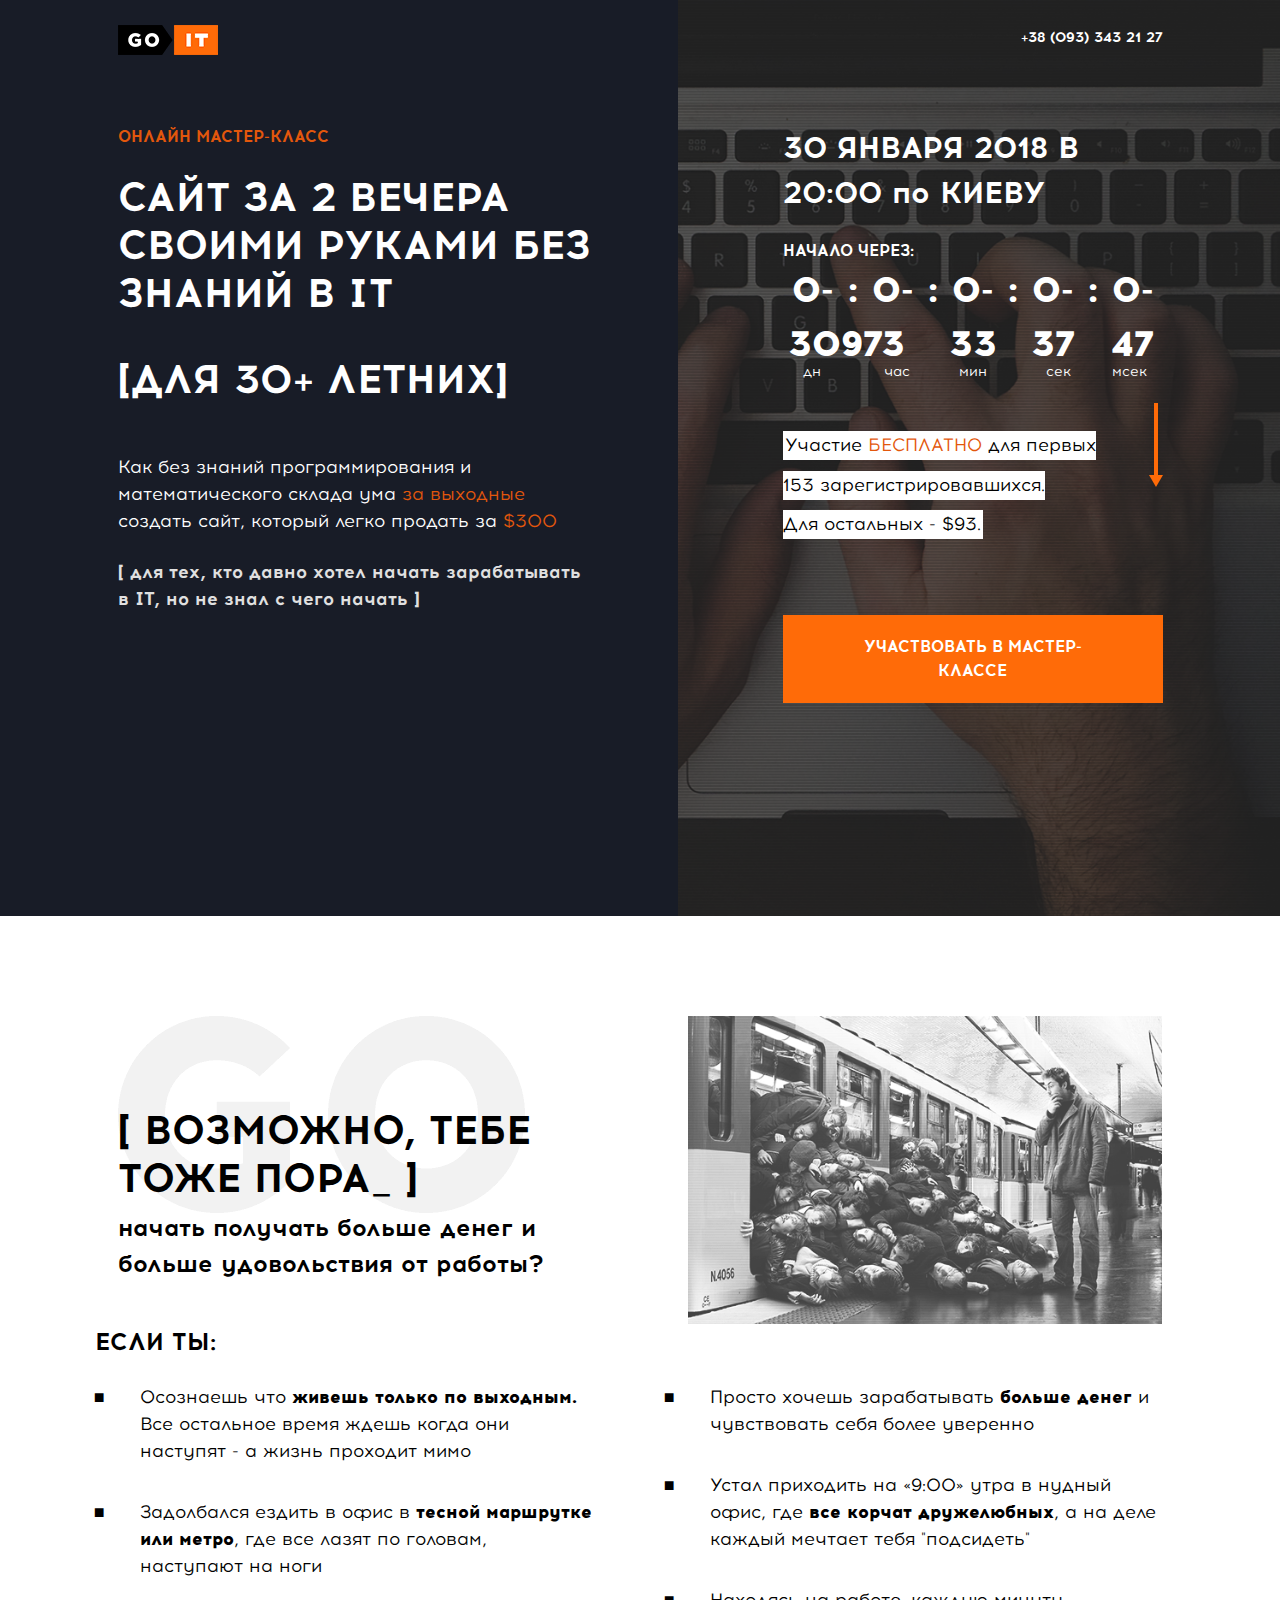
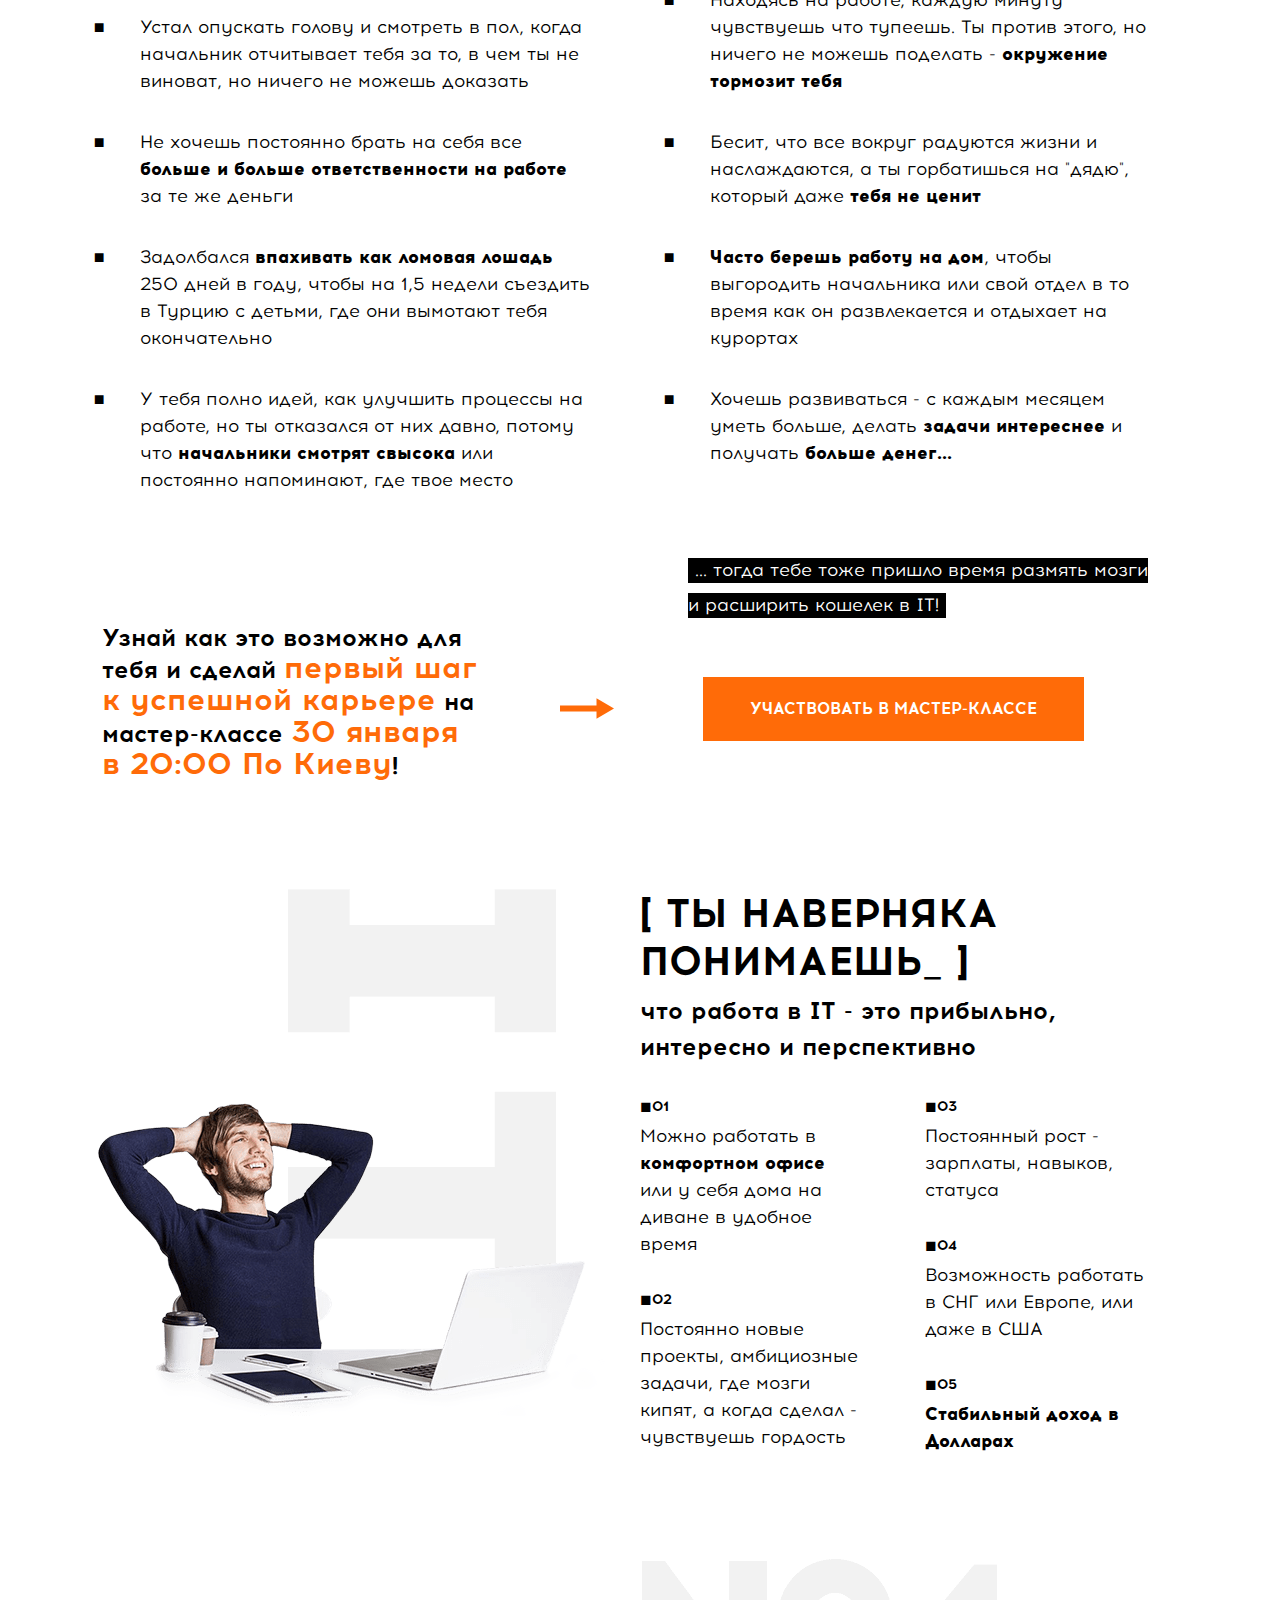
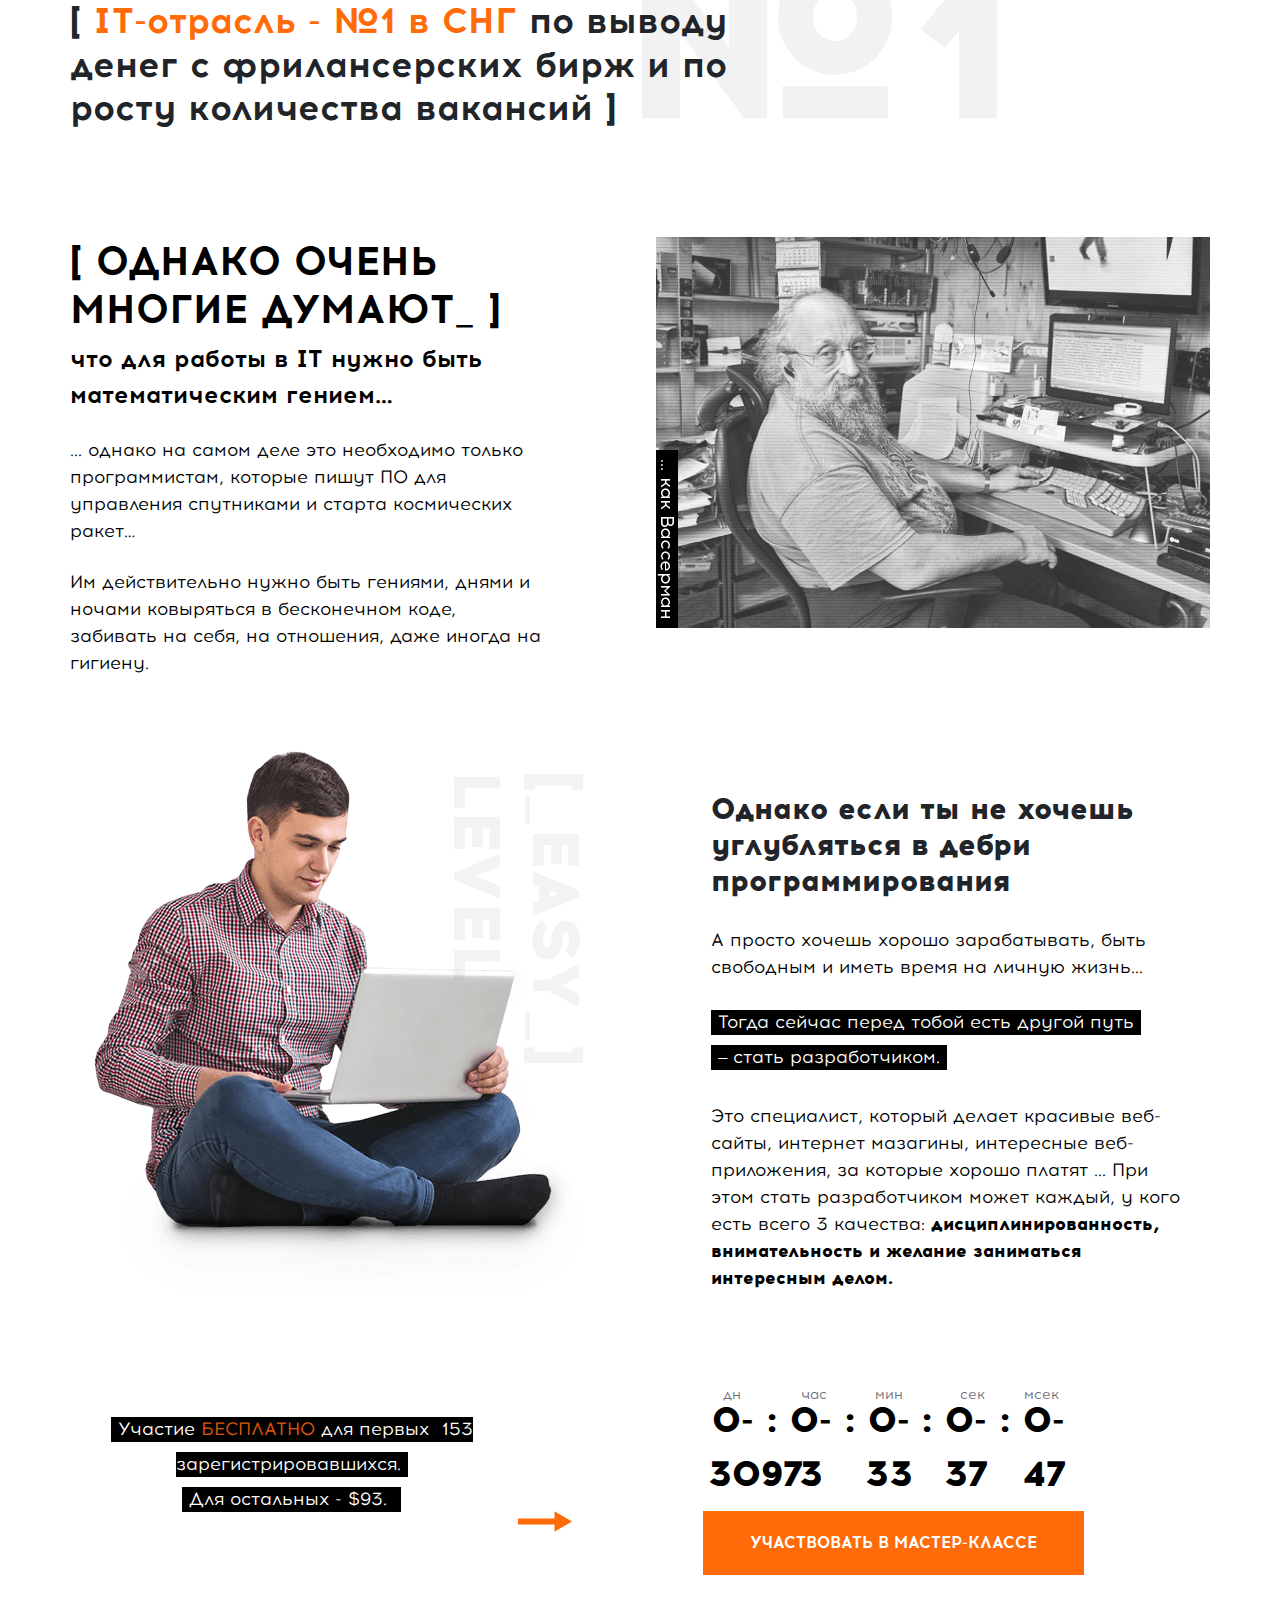
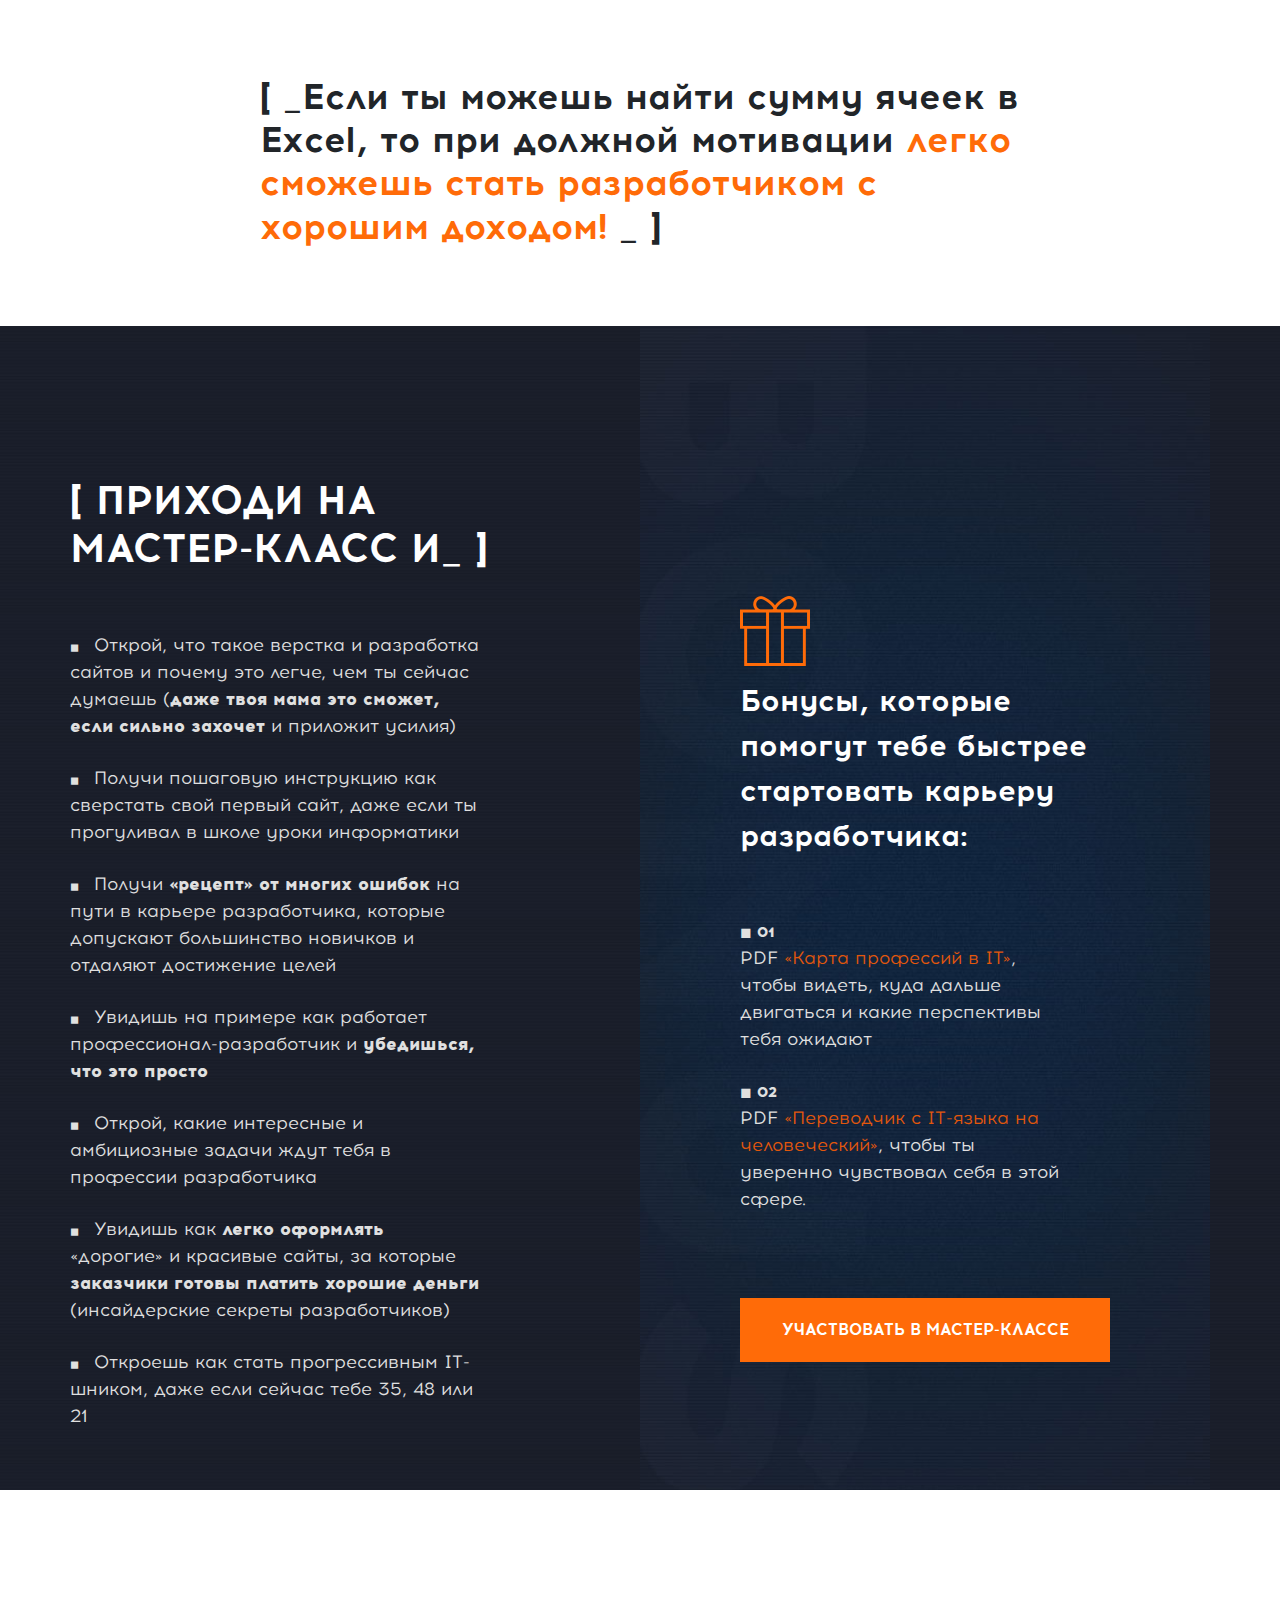
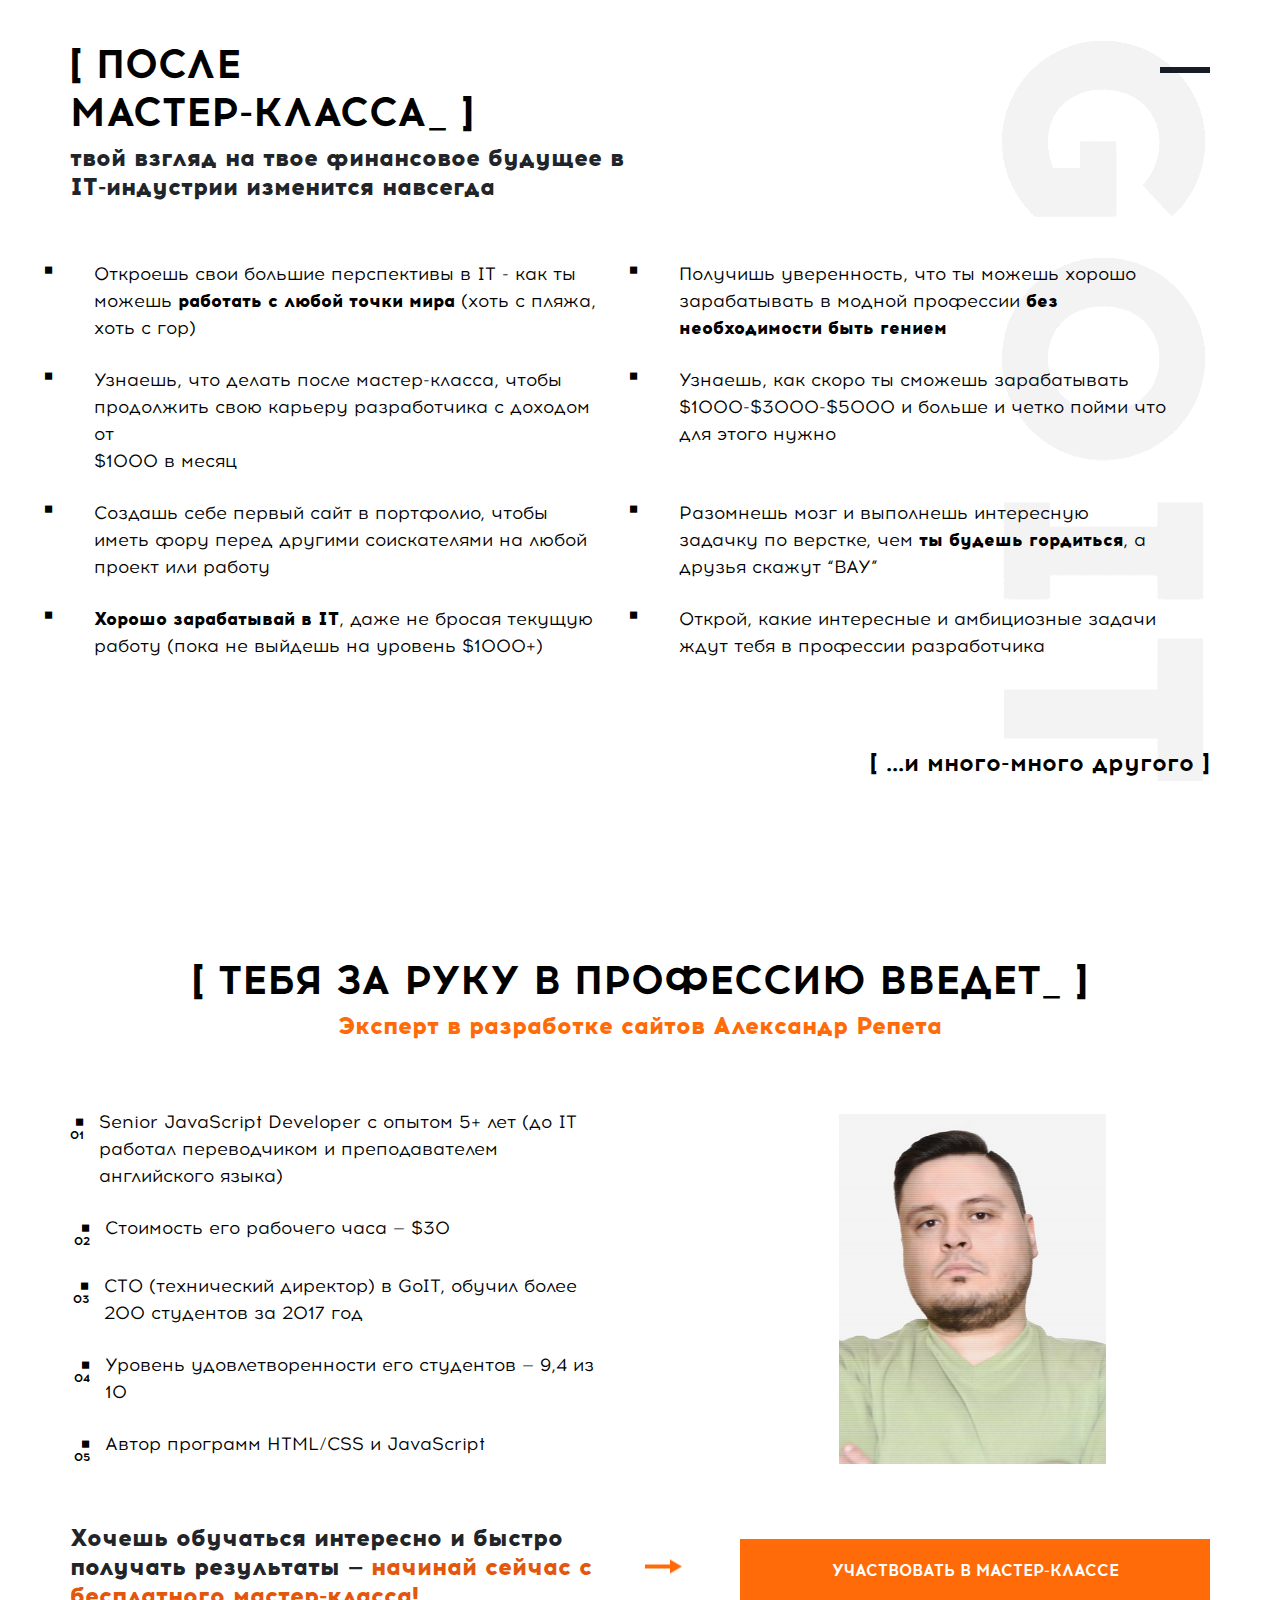
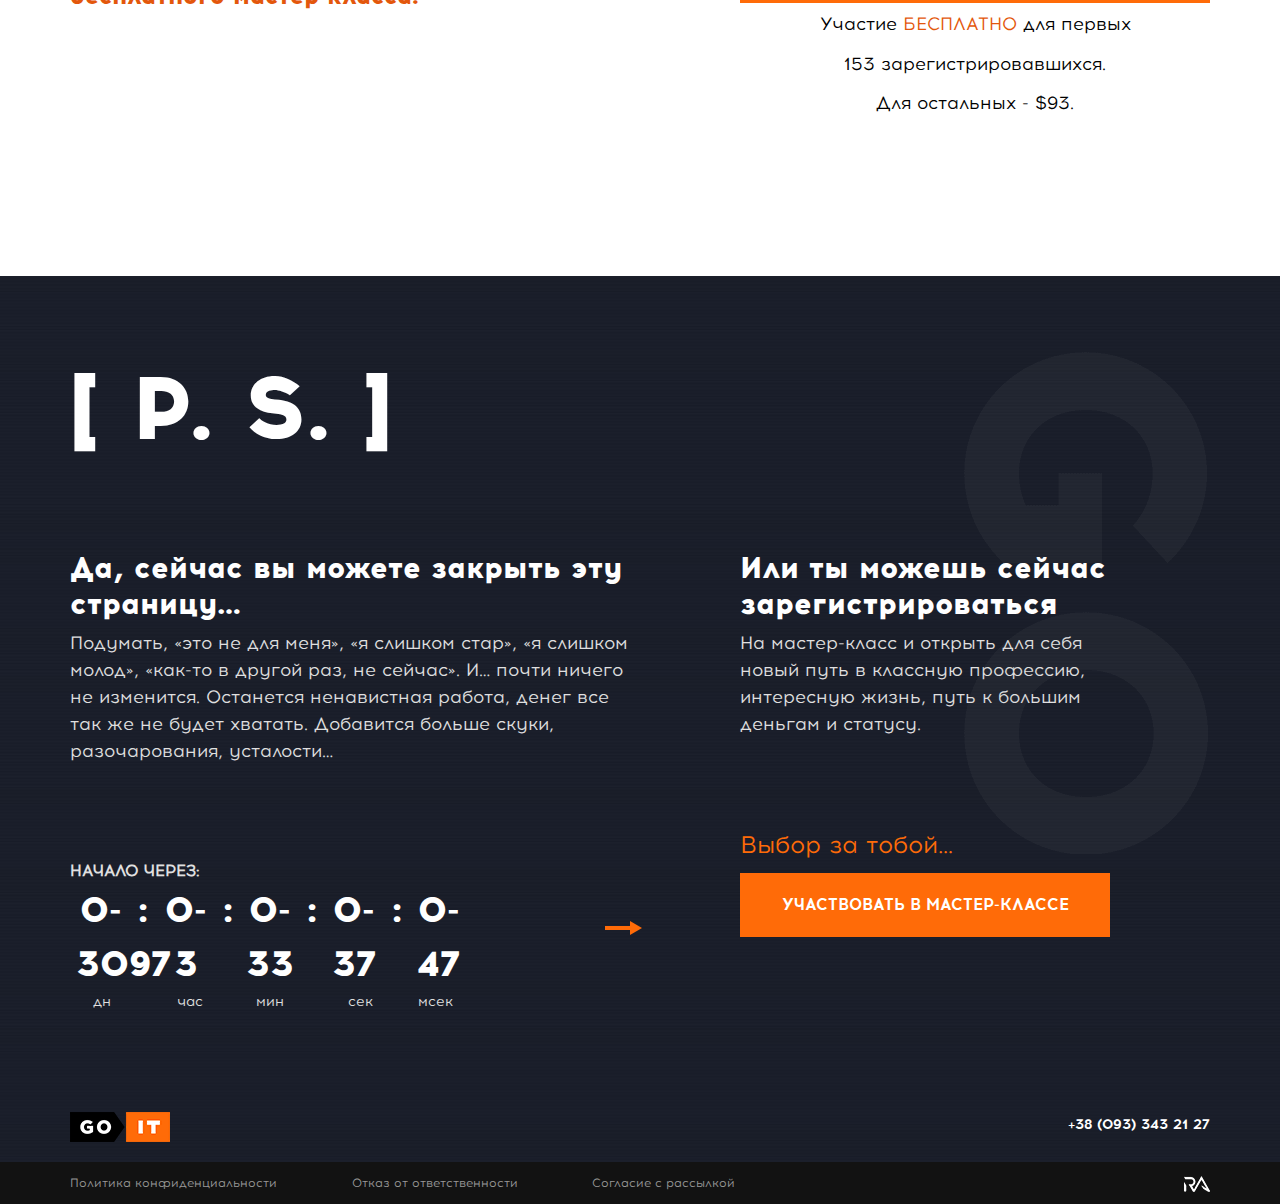
<file: index.html>
<!DOCTYPE html>
<html lang="ru">
<head>
    <meta charset="UTF-8">
    <meta name="viewport" content="width=device-width">
    <meta http-equiv="X-UA-Compatible" content="ie=edge">
    <title>GoIT</title>
    <link rel="shortcut icon" href="img/favicon.png" type="image/png">
    <!--<link rel="stylesheet" href="https://maxcdn.bootstrapcdn.com/bootstrap/4.0.0-beta.3/css/bootstrap.min.css" integrity="sha384-Zug+QiDoJOrZ5t4lssLdxGhVrurbmBWopoEl+M6BdEfwnCJZtKxi1KgxUyJq13dy" crossorigin="anonymous">-->
    <link rel="stylesheet" href="css/bootstrap.min.css">
    <link rel="stylesheet" href="css/style.css">
</head>
<body>
<header class="header">
    <div class="container">
        <div class="row no-gutters header__row justify-content-around">
            <div class="col-5 col-md-7">
                <a href="http://fe.new.goit.ua/" class="logo"  target="_blank"><img src="img/Logo.png" alt="Logo" class="img-logo"></a>
            </div>
            <div class="col-7 col-md-3  text-right">
                <a href="tel:" class="phone-number">+38 (093) 343 21 27</a>
            </div>
        </div>
        <div class="row no-gutters justify-content-around">
            <div class="col-md-12 col-lg-5">
                <div class="header__item">
                    <p class="text-orange">ОНЛАЙН МАСТЕР-КЛАСС</p>
                    <h2 class="text-white-huge text-white-huge__margin">САЙТ ЗА 2 ВЕЧЕРА СВОИМИ РУКАМИ БЕЗ ЗНАНИЙ В IT</h2>
                    <p class="text-white-huge text-inline">[ДЛЯ 30+ ЛЕТНИХ]</p>
                </div>
                <div class="header__item header__item--third">
                    <p class="text-white ">Как без знаний программирования и математического склада ума <span>за выходные</span> создать сайт, который легко продать за <span>$300</span></p>
                    <p class="text-color-unique">[ для тех, кто давно хотел начать зарабатывать в IT, но не знал с чего начать ]</p>
                </div>
            </div>
            <div class="col-lg-4 col-md-8 offset-lg-1 offset-md-0">
                <div class="header__item">
                    <p class="text-white-smaller">30 ЯНВАРЯ 2018 В 20:00 по КИЕВУ</p>
                    <p class="text-white__small">НАЧАЛО ЧЕРЕЗ:</p>
                    <div class="timer-value">
                        <p class="text-white-timer">
                            <span class="days">00</span>:<span class="hours">00</span>:<span class="minutes">00</span>:<span class="sec">00</span>:<span class="msec"></span></p>
                    </div>
                    <div class="timer-top timer-bottom">
                        <p class="text-small-silver day">дн</p>
                        <p class="text-small-silver">час</p>
                        <p class="text-small-silver">мин</p>
                        <p class="text-small-silver seconds">сек</p>
                        <p class="text-small-silver seconds">мсек</p>
                    </div>
                    <span class="bgc-white">Участие <span>БЕСПЛАТНО</span> для первых <br> 153 зарегистрировавшихся.<br> Для остальных - $93.</span><br>
                    <img src="img/arrowdown.png" alt="Error" class="arrow-down">
                    <div class="butt d-flex justify-content-flexstart">
                        <button type="button" class="button-head button-head__margin" data-toggle="modal" data-target="#modal_4">УЧАСТВОВАТЬ В МАСТЕР-КЛАССЕ</button>
                    </div>
                </div>
                <br>
            </div>
        </div>
    </div>
</header>
<main class="wrapper-main">
    <section class="first-section__one">
        <div class="container">
            <div class="row wrapper-main__first no-gutters justify-content-around">
                <div class="col-lg-5 col-md-12">
                    <div class="text-go">
                        <h3 class="text-black-huge">[ ВОЗМОЖНО, ТЕБЕ ТОЖЕ ПОРА_ ]</h3>
                        <p class="text-black">начать получать больше денег и больше удовольствия от работы?</p>
                    </div>
                </div>
                <div class="col-lg-5 d-none d-lg-block">
                    <img src="img/Img.png" alt="Error" class="img-main img-fluid img-center">
                </div>
                <div class="col-12">
                    <p class="text-black-smaller text-black-smaller__margin">
                        ЕСЛИ ТЫ:
                    </p>
                </div>
                <div class="col-12 col-sm-5">
                    <ul class="list-left">
                        <li>Осознаешь что <b>живешь только по выходным.</b> Все остальное время ждешь когда они наступят - а жизнь проходит мимо</li>
                        <li>Задолбался ездить в офис в <b>тесной маршрутке или метро</b>, где все лазят по головам, наступают на ноги</li>
                        <li>Устал опускать голову и смотреть в пол, когда начальник отчитывает тебя за то, в чем ты не виноват, но ничего не можешь доказать</li>
                        <li>Не хочешь постоянно брать на себя все <b>больше и больше ответственности на работе</b> за те же деньги</li>
                        <li>Задолбался <b>впахивать как ломовая лошадь</b> 250 дней в году, чтобы на 1,5 недели съездить в Турцию с детьми, где они вымотают тебя окончательно</li>
                        <li>У тебя полно идей, как улучшить процессы на работе, но ты отказался от них давно, потому что <b>начальники смотрят свысока</b> или постоянно напоминают, где твое место</li>
                    </ul>
                </div>
                <div class="col-12 col-sm-5">
                    <ul class="list-right">
                        <li>Просто хочешь зарабатывать <b>больше денег</b> и чувствовать себя более уверенно</li>
                        <li>Устал приходить на &#171;9:00&#187; утра в нудный офис, где <b>все корчат дружелюбных</b>, а на деле каждый мечтает тебя "подсидеть"</li>
                        <li>Находясь на работе, каждую минуту чувствуешь что тупеешь. Ты против этого, но ничего не можешь поделать - <b>окружение тормозит тебя</b></li>
                        <li>Бесит, что все вокруг радуются жизни и наслаждаются, а ты горбатишься на "дядю", который даже <b>тебя не ценит</b></li>
                        <li><b>Часто берешь работу на дом</b>, чтобы выгородить начальника или свой отдел в то время как он развлекается и отдыхает на курортах</li>
                        <li>Хочешь развиваться - с каждым месяцем уметь больше, делать <b>задачи интереснее</b> и получать <b>больше денег...</b></li>
                    </ul>
                    <div class="bgc-area">
                        <span class="bgc-black bgc-black__lighter"> ... тогда тебе тоже пришло время размять мозги и расширить кошелек в IT! </span>
                    </div>
                </div>
                <div class="col-12 col-md-12 col-lg-4">
                    <div class="text-main__area">
                        <p class="text-main__black">Узнай как это возможно для тебя и сделай <span class="text-main__orange">первый шаг к успешной карьере</span> на мастер-классе <span class="text-main__orange">30 января в 20:00 По Киеву</span>!</p>
                    </div>
                </div>
                <div class="col-1 d-none d-sm-block">
                    <svg xmlns="http://www.w3.org/2000/svg" viewBox="0 0 36.99 14" class="img-svg img-right"><defs><style>.cls-1{fill:#ff6b08;fill-rule:evenodd;}</style></defs><title>arrow_right</title><g id="Слой_2" data-name="Слой 2"><g id="Слой_1-2" data-name="Слой 1"><polygon class="cls-1" points="36.99 7 25.01 0 25.01 4.99 0 4.99 0 8.99 25.01 8.99 25.01 14 36.99 7"/></g></g></svg>
                </div>
                <div class="col-12 col-md-12 col-lg-5">
                    <div class="button-wrapper">
                        <button type="button" class="button-head button-link" data-toggle="modal" data-target="#modal_4">УЧАСТВОВАТЬ В МАСТЕР-КЛАССЕ</button>
                    </div>  
                </div>
            </div>
        </div>
    </section>
    <section class="first-section__two">
        <div class="container">
            <div class="row no-gutters justify-content-around">
                <div class="col-md-6 d-none d-md-block">
                    <img src="img/Img_2.png" alt="Error" class="img-fluid img-center">
                </div>
                <div class="col-md-6 col-xs-12">
                    <h3 class="text-black-huge">[ ТЫ НАВЕРНЯКА <br> ПОНИМАЕШЬ_ ]</h3>
                    <p class="text-black">что работа в IT - это прибыльно, <br> интересно и перспективно</p>
                    <ul class="list-second">
                        <li>Можно работать в <br> <b>комфортном офисе</b><br> или у себя дома на <br> диване в удобное <br> время</li>
                        <li>Постоянно новые <br> проекты, амбициозные <br> задачи, где мозги <br> кипят, а когда сделал - <br> чувствуешь гордость</li>
                        <li>Постоянный рост - <br> зарплаты, навыков, <br> статуса</li>
                        <li>Возможность работать <br> в СНГ или Европе, или <br> даже в США</li>
                        <li><b>Стабильный доход в<br> Долларах</b></li>
                    </ul>
                </div>
            </div>
        </div>
    </section>
    <section class="first-section__tree">
        <div class="container">
            <div class="row no-gutters justify-content-around">
                <div class="col-12">
                    <div class="number-1">
                        <h4 class="text-black-middle">[ <span class="text-orange-middle">IT-отрасль - №1 в СНГ</span> по выводу денег с фрилансерских бирж и по росту количества вакансий ]</h4>
                    </div>
                </div ord>
                <div class="col-lg-5 col-md-12 first-order">
                    <div class="wasserman">
                        <h3 class="text-black-huge">[ ОДНАКО ОЧЕНЬ МНОГИЕ ДУМАЮТ_ ]</h3>
                        <p class="text-black">что для работы в IT нужно быть математическим гением…</p>
                        <p class="text-small-silver text-black-add">... однако на самом деле это необходимо только программистам, которые пишут ПО для управления спутниками и старта космических ракет…</p>
                        <p class="text-small-silver text-black-add">Им действительно нужно быть гениями, днями и ночами ковыряться в бесконечном коде, забивать на себя, на отношения, даже иногда на гигиену.</p>
                    </div>
                </div>
                <div class="col-7 d-none d-md-block second-order">
                    <img src="img/Wasserman.png" alt="Error" class="img-fluid img-wasserman img-center">
                </div>
            </div>
        </div>
    </section>
    <section class="first-section__four">
        <div class="container">
            <div class="row no-gutters justify-content-around">
                <div class="col-6 d--none d-md-block section-unique">
                    <img src="img/Img_4.png" alt="Error" class="img-fluid">
                </div>
                <div class="col-lg-5 col-md-12 section-unique">
                    <div class="text-middle__area">
                        <h5 class="text-middle__smaller">Однако если ты не хочешь углубляться в дебри программирования</h5>
                        <p class="text-small-silver text-small-silver__margin text-black-add">А просто хочешь хорошо зарабатывать, быть свободным и иметь время на личную жизнь...</p>
                        <span class="bgc-black bgc-black__lighter"> Тогда сейчас перед тобой есть другой путь</span>
                        <br>
                        <span class="bgc-black bgc-black__lighter"> &#8210; стать разработчиком. </span>
                        <p class="text-small-silver text-small-silver__margin text-black-add">Это специалист, который делает красивые веб-сайты, интернет мазагины, интересные веб-приложения, за которые хорошо платят ... При этом стать разработчиком может каждый, у кого есть всего 3 качества: <b>дисциплинированность, внимательность и  желание заниматься интересным делом.</b></p>
                    </div>
                </div>
                <div class="col-12 col-sm-4">
                    <div class="bgc-area-align">
                        <span class="bgc-black bgc-black__lighter">Участие <span>БЕСПЛАТНО</span> для первых <span class="bgc-black bgc-black__lighter">153 зарегистрировавшихся.</span><br><span class="bgc-black bgc-black__lighter">Для остальных - $93.</span></span>
                    </div>
                </div>
                <div class="col-1">
                    <svg xmlns="http://www.w3.org/2000/svg" viewBox="0 0 36.99 14" class="img-svg img-svg-hidden"><defs><style>.cls-1{fill:#ff6b08;fill-rule:evenodd;}</style></defs><title>arrow_right</title><g id="layer_2" data-name="Layer_2"><g id="Layer_1_2" data-name="Layer_1"><polygon class="cls-1" points="36.99 7 25.01 0 25.01 4.99 0 4.99 0 8.99 25.01 8.99 25.01 14 36.99 7"/></g></g></svg>
                </div>
                <div class="col-12 col-sm-5">
                    <div class="timer-top">
                        <p class="text-small-silver day">дн</p>
                        <p class="text-small-silver">час</p>
                        <p class="text-small-silver">мин</p>
                        <p class="text-small-silver seconds">сек</p>
                        <p class="text-small-silver seconds">мсек</p>
                    </div>
                    <div class="timer-value midle">
                        <p class="text-black-timer">
                            <span class="days">00</span>:<span class="hours">00</span>:<span class="minutes">00</span>:<span class="sec">00</span>:<span class="msec">00</span></p>
                    </div>
                    <div class="button-wrapper">
                        <button type="button" class="button-head" data-toggle="modal" data-target="#modal_4">УЧАСТВОВАТЬ В МАСТЕР-КЛАССЕ</button>
                    </div>
                </div>
                <div class="col-12 col-md-12 col-lg-8">
                    <div class="text-last">
                    <h4 class="text-black-middle">[ _Если ты можешь найти сумму ячеек в Excel, то при должной мотивации <span class="text-orange-middle"> легко сможешь стать разработчиком с хорошим доходом! </span>_ ]</h4>
                    </div>
                </div>
            </div>
        </div>
    </section>
    <section class="second-section-header">
            <div class="container">
                <div class="row no-gutters">
                    <div class="col-md-12 col-lg-6">
                        <div class="column-left">
                            <h2 class="text-white-huge">[ Приходи на мастер-класс и_ ]</h2>
                            <ul class="list">
                                <li>Открой, что такое верстка и разработка сайтов и почему это легче, чем ты сейчас думаешь (<b>даже твоя мама это сможет, если сильно захочет</b> и приложит усилия)</li>
                                <li>Получи пошаговую инструкцию как сверстать свой первый сайт, даже если ты прогуливал в школе уроки информатики</li>
                                <li>Получи <b>«рецепт» от многих ошибок</b> на пути в карьере разработчика, которые допускают большинство новичков и отдаляют достижение целей</li>
                                <li>Увидишь на примере как работает профессионал-разработчик и <b>убедишься, что это просто</b></li>
                                <li>Открой, какие интересные и амбициозные задачи ждут тебя в профессии разработчика </li>
                                <li>Увидишь как <b>легко оформлять</b> «дорогие» и красивые сайты, за которые <b>заказчики готовы платить хорошие деньги</b> (инсайдерские секреты разработчиков)</li>
                                <li>Откроешь как стать прогрессивным IT-шником, даже если сейчас тебе 35, 48 или 21</li>
                            </ul>
                        </div>
                    </div>
                    <div class="col-md-12 col-lg-6">
                        <div class="column-right">
                            <p class="text-white-huge--paragraph"><span class="present-ico"></span><br>Бонусы, которые помогут тебе быстрее стартовать карьеру разработчика:</p>
                            <ul class="list list--counter-top">
                                <li>PDF <span>«Карта профессий в IT»</span>, чтобы видеть, куда дальше двигаться и какие перспективы тебя ожидают</li>
                                <li>PDF <span>«Переводчик с IT-языка на человеческий»</span>, чтобы ты уверенно чувствовал себя в этой сфере.</li>
                            </ul>
                            <div class="button-wrapper">
                                <button type="button" class="button-head" data-toggle="modal" data-target="#modal_4">УЧАСТВОВАТЬ В МАСТЕР-КЛАССЕ</button>
                            </div>
                        </div>
                    </div>
                </div>
            </div>
    </section>
    <section class="second-section-wrapper second-section-wrapper--first">
        <div class="container">
            <div class="row no-gutters">
                <div class="col-md-12">
                    <div class="second-section_firstrow">
                        <div class="text-second-section_firstrow">
                            <h2 class="text-black-huge">[ После <br>мастер-класса_ ]</h2>
                            <h3>твой взгляд на твое финансовое будущее в<br>IT-индустрии изменится навсегда</h3>
                        </div>
                        <ul class="list list-left">
                            <li><span>Откроешь свои большие перспективы в IT - как ты можешь <b>работать с любой точки мира</b> (хоть с пляжа, хоть с гор)</span></li>
                            <li><span>Получишь уверенность, что ты можешь хорошо зарабатывать в модной профессии <b>без необходимости быть гением</b></span></li>
                            <li><span>Узнаешь, что делать после мастер-класса, чтобы продолжить свою карьеру разработчика с доходом от <br>$1000 в месяц</b></span></li>
                            <li><span>Узнаешь, как скоро ты сможешь зарабатывать $1000-$3000-$5000 и больше и четко пойми что для этого нужно</span></li>
                            <li><span>Создашь себе первый сайт в портфолио, чтобы иметь фору перед другими соискателями на любой проект или работу</span></li>
                            <li><span>Разомнешь мозг и выполнешь интересную задачку по верстке, чем <b>ты будешь гордиться</b>, а друзья скажут “ВАУ”</span></li>
                            <li><span><b>Хорошо зарабатывай в IT</b>, даже не бросая текущую работу (пока не выйдешь на уровень $1000+)</span></li>
                            <li><span>Открой, какие интересные и амбициозные задачи ждут тебя в профессии разработчика</span></li>
                        </ul>
                        <p class="text-subscribe">[ ...и много-много другого ]</p>
                    </div>
                </div>
            </div>
        </div>
    </section>
    <section class="second-section-wrapper second-section-wrapper--second">
        <div class="container">
            <div class="row no-gutters">
                <div class="col-md-12"><div class="delimiter"></div></div>
            </div>
            <div class="row no-gutter">
                <div class="col-12">
                    <div class="header-cenetered">
                        <h2 class="text-black-huge">[ Тебя за руку в профессию введет_  ]</h2>
                        <h3>Эксперт в разработке сайтов Александр Репета</h3>  
                    </div>
                </div>
            </div>
            <div class="row no-gutters">
                <div class="col-lg-6">
                    <ul class="list list--counter-left">
                        <li>Senior JavaScript Developer с опытом 5+ лет (до IT работал переводчиком и преподавателем английского языка)</li>
                        <li>Стоимость его рабочего часа — $30</li>
                        <li>CTO (технический директор) в GoIT, обучил более 200 студентов за 2017 год</li>
                        <li>Уровень удовлетворенности его студентов — 9,4 из 10</li>
                        <li>Автор программ HTML/CSS и JavaScript</li>
                    </ul>
                </div>
                <div class="col-md-12 col-lg-5 offset-lg-1 d-none d-lg-block justify-content-center">
                    <div class="foto-wrap">
                        <img class="repeta-foto" src="img/repeta.jpg" class="img-fluid img-center" alt="A.Repeta">
                    </div>
                </div>
            </div>
            <div class="row no-gutters">
                <div class="col-md-12 col-lg-6">
                    <div class="row-delimiter">
                        <h3>Хочешь обучаться интересно и быстро получать результаты — <span>начинай сейчас с бесплатного мастер-класса!</span></h3>
                    </div>
                </div>
                <div class="col-md-12 col-lg-6">
                    <div class="row-delimiter">
                        <div class="column-right">
                            <div class="button-wrapper">
                                <button type="button" class="button-head" data-toggle="modal" data-target="#modal_4">УЧАСТВОВАТЬ В МАСТЕР-КЛАССЕ</button>
                            </div>
                            <div class="places-left d-flex justify-content-center">
                                <span class="bgc-white text-align-center">Участие <span>БЕСПЛАТНО</span> для первых <br> 153 зарегистрировавшихся.<br> Для остальных - $93.</span><br>
                            </div>
                        </div>
                    </div>
                </div>
            </div>
        </div>
    </section>
    <section class="third-section third-section-header">
        <div class="container">
            <div class="row no-gutters">
                <div class="col-md-12">
                    <h2 class="text-white-huge">[ P. S. ]</h2>
                </div>
                <div class="col-md-6">
                    <h3 class="text-white">Да, сейчас вы можете закрыть эту страницу…</h3>
                    <p>Подумать, «это не для меня», «я слишком стар», «я слишком молод», «как-то в другой раз, не сейчас». И… почти ничего не изменится. Останется ненавистная работа, денег все так же не будет хватать. Добавится больше скуки, разочарования, усталости… </p>
                </div>
                <div class="col-md-6">
                    <div class="go-background">
                        <div class="column-right">
                            <h3 class="text-white">Или ты можешь сейчас зарегистрироваться</h3>
                            <p>На мастер-класс и открыть для себя новый путь в классную профессию, интересную жизнь, путь к большим деньгам и статусу.</p>
                        </div>
                    </div>
                </div>
                <div class="col-md-12 col-lg-6">

                    <div class="choise-wrapper">
                            <p class="text-white__small">НАЧАЛО ЧЕРЕЗ:</p>
                            <div class="timer-value bottom">
                                <p class="text-white-timer">
                                    <span class="days">00</span>:<span class="hours">00</span>:<span class="minutes">00</span>:<span class="sec">00</span>:<span class="msec"></span></p>
                            </div>
                            <div class="timer-top timer-bottom">
                                <p class="text-small-silver day">дн</p>
                                <p class="text-small-silver">час</p>
                                <p class="text-small-silver">мин</p>
                                <p class="text-small-silver seconds">сек</p>
                                <p class="text-small-silver seconds">мсек</p>
                            </div>
                    </div>
                </div>
                <div class="col-md-12 col-lg-6">
                    <div class="choise-wrapper right">
                        <div class="column-right">
                            <p class="choise-text">Выбор за тобой…</p>
                            <div class="button-wrapper">
                                <button type="button" class="button-head" data-toggle="modal" data-target="#modal_4">УЧАСТВОВАТЬ В МАСТЕР-КЛАССЕ</button>
                            </div>
                        </div>
                    </div>
                </div>
            </div>
            <div class="row no-gutters">
                    <div class="col-5 ">
                        <a href="http://fe.new.goit.ua/" class="logo logo-bottom"  target="_blank"><img src="img/Logo.png" alt="Logo" class="img-logo"></a>
                    </div>
                    <div class="col-7 text-right">
                        <a href="tel:" class="phone-number">+38 (093) 343 21 27</a>
                    </div>
            </div>
        </div>
    </section>

        <!-- <div class="modal" id="modal_4">
            <div class="popup__close icon-cancel" data-dismiss="modal" aria-label="Close"></div>
            <div id="myProgress">
                <span id="all" style="color: rgb(255, 255, 255);"><i id="per">80</i>% готово</span>
                <div id="myBar" style="width: 80%;"></div>
            </div>
            <h4>Почти готово! Пожалуйста, заполните эту форму и нажмите кнопку ниже, чтобы участвовать в онлайн мастер-классе.</h4>
           
        </div> -->
        <div class="mfp-content">
            <form id="modal_4" name="registration" class="modal" action="success/success.html" accept-charset="utf-8" method="post" novalidate="novalidate">
            <div id="myProgress">
                <span id="all" style="color: rgb(255, 255, 255);"><i id="per">80</i>% готово</span>
                <div id="myBar" style="width: 80%;"></div>
            </div>
            <h4>Почти готово! Пожалуйста, заполните эту форму и нажмите кнопку ниже, чтобы участвовать в онлайн мастер-классе.</h4>
            
            <p>Да, я</p>
            <p style="color: #ff6b08;">
                <label for="focus">(введите ваше имя)</label>
                <input id="focus" type="text" name="first_name" autofocus>
            </p>
            <p>хочу участвовать в Онлайн Мастер-Классе</p>
            <br>
            <p>Вышлите мне доступ на email</p>
            <p style="color: #ff6b08;">
                <label for="email">(впишите свой E-mail)</label>
                <input id="email" type="text" name="email">
            </p>
            <p>Чтобы я 100% не забыл, пришлите мне <br>СМС-напоминание на этот моб. тел </p>
            <p style="color: #ff6b08;">
                <label for="tel">(введите номер)</label>
                <input id="tel" type="text" name="custom_cell_phone">
                <br>
                <label id="tel-error" class="error" for="tel" style="display: inline;">Только цифры +380...</label>
                
            </p>
            
            <!-- <input name="custom_utm_campaign" type="hidden" value=""><br>
            <input name="custom_utm_medium" type="hidden" value=""><br>
            <input name="custom_utm_source" type="hidden" value=""><br>
            <input name="custom_utm_term" type="hidden" value=""><br>
            <input name="custom_utm_content" type="hidden" value=""><br>
            <input name="product_id" type="hidden" value="2976508000000268045"><br>
            <input name="product_name" type="hidden" value="Реальные деньги в криптовалютах"><br>
        
            <input type="hidden" name="campaign_token" value="n96Ml">
        
            <input type="hidden" name="thankyou_url" value="http://cryptodnk.com/thx_page/">
            Forward form data to your page (optional)
            <input type="hidden" name="forward_data" value="GET">
         -->
            
            <div class="submit-wrap">
                <button type="submit">Участвовать в Мастер-Классе</button>
            </div>
        
            <p class="info">Мы ненавидим СПАМ и обещаем <br>не передавать твой Email 3-м лицам.</p>
        <button title="Close (Esc)" type="button" class="mfp-close popup__close icon-cancel" data-dismiss="modal" aria-label="Close">×</button>
    </form>
</div>
</main>
<footer class="footer">
    <div class="container">
        <div class="row no-gutters">
            <div class="col-md-10 col-lg-7">
                    <ul class="footer-links">
                        <li class="modal-btn" data-modal="modal_1" data-toggle="modal" data-target="#modal_1">Политика конфиденциальности </li>
                        <li class="modal-btn" data-modal="modal_2" data-toggle="modal" data-target="#modal_2"> Отказ от ответственности</li>
                        <li class="modal-btn" data-modal="modal_3" data-toggle="modal" data-target="#modal_3">Согласие с рассылкой</li>
                    </ul>
                    <!--<a href="#">Политика конфиденциальности</a>-->
                    <!--<a href="#">Отказ от ответственности</a>-->
                    <!--<a href="#">Согласие с рассылкой</a>-->
            </div>
            <div class="col-md-2 col-lg-5 text-right">
                <div class="rezart-logo">
                    <a href="#"><img src="img/RezartLogo.png" alt=""></a>
                </div>
            </div>
        </div>
    </div>
    <div class="modal large" id="modal_1">
        <div class="popup__close icon-cancel" data-dismiss="modal"></div>
        <div class="modal-head">
            <h4>ПОЛИТИКА КОНФИДЕНЦИАЛЬНОСТИ</h4>
        </div>
        <div class="modal-content">
            <p>Ваша конфиденциальность очень важна для нас. Мы хотим, чтобы Ваша работа в Интернет по возможности была максимально приятной и полезной, и Вы совершенно спокойно использовали широчайший спектр информации, инструментов и возможностей, которые предлагает Интернет.</p>
            <p>Личная информация Членов, собранная при регистрации (или в любое другое время) преимущественно используется для подготовки Продуктов или Услуг в соответствии с Вашими потребностями. Ваша информация не будет передана или продана третьим сторонам. Однако мы можем частично раскрывать личную информацию в особых случаях, описанных в «Согласии с рассылкой»</p>
            <p>Какие данные собираются на сайте</p>
            <p>При добровольной регистрации на получение рассылки вы отправляете свое Имя и E-mail через форму регистрации.</p>
            <p>С какой целью собираются эти данные</p>
            <p>Имя используется для обращения лично к вам, а ваш e-mail для отправки вам писем рассылок, новостей, полезных материалов, коммерческих предложений. </p>
        </div>
    </div>
    <div class="modal large" id="modal_2">
        <div class="popup__close icon-cancel" data-dismiss="modal"></div>
        <div class="modal-head">
            <h4>ОТКАЗ ОТ ОТВЕТСТВЕННОСТИ</h4>
        </div>
        <div class="modal-content">
            <p>В соответствии с действующим законодательством, Администрация отказывается от каких-либо заверений и гарантий, предоставление которых может иным образом подразумеваться, и отказывается от ответственности в отношении Сайта, Содержимого и их использования.</p>
            <p>Ни при каких обстоятельствах Администрация Сайта не будет нести ответственности ни перед какой стороной за какой-либо прямой, непрямой, особый или иной косвенный ущерб в результате любого использования информации на этом Сайте или на любом другом сайте, на который имеется гиперссылка с нашего cайта, возникновение зависимости, снижения продуктивности, увольнения или прерывания трудовой активности, а равно и отчисления из учебных учреждений, за любую упущенную выгоду, приостановку хозяйственной деятельности, потерю программ или данных в Ваших информационных системах или иным образом, возникшие в связи с доступом, использованием или невозможностью использования Сайта, Содержимого или какого-либо связанного интернет-сайта, или неработоспособностью, ошибкой, упущением, перебоем, дефектом, простоем в работе или задержкой в передаче, компьютерным вирусом или системным сбоем, даже если администрация будет явно поставлена в известность о возможности такого ущерба.</p>
            <p>Пользователь соглашается с тем, что все возможные споры будут разрешаться по нормам права.</p>
            <p>Пользователь соглашается с тем, что нормы и законы о защите прав потребителей не могут быть применимы к использованию им Сайта, поскольку он не оказывает возмездных услуг.</p>
        </div>
    </div>
    <div class="modal large" id="modal_3">
        <div class="popup__close icon-cancel" data-dismiss="modal"></div>
        <div class="modal-head">
            <h4>СОГЛАСИЕ С РАССЫЛКОЙ</h4>
        </div>
        <div class="modal-content">
            <p>Заполняя форму на нашем сайте — вы соглашаетесь с нашей политикой конфиденциальности. Также вы соглашаетесь с тем, что мы имеем право разглашать ваши личные данные в следующих случаях:</p>
            <p>1) С Вашего согласия: Во всех остальных случаях перед передачей информации о Вас третьим сторонам наша Компания обязуется получить Ваше явное согласие. Например, наша Компания может реализовывать совместное предложение или конкурс с третьей стороной, тогда мы попросим у Вас разрешение на совместное использование Вашей личной информации с третьей стороной.</p>
            <p>2) Компаниям, работающим от нашего лица: Мы сотрудничаем с другими компаниями, выполняющими от нашего лица функции бизнес поддержки, в связи с чем Ваша личная информация может быть частично раскрыта. Мы требуем, чтобы такие компании использовали информацию только в целях предоставления услуг по договору; им запрещается передавать данную информацию другим сторонам в ситуациях, отличных от случаев, когда это вызвано необходимостью предоставления оговоренных услуг. Примеры функций бизнес поддержки: выполнение заказов, реализация заявок, выдача призов и бонусов, проведение опросов среди клиентов и управление информационными системами. Мы также раскрываем обобщенную неперсонифицированную информацию при выборе поставщиков услуг.</p>
            <p>3) Дочерним и совместным предприятиям: Под дочерним или совместным предприятием понимается организация, не менее 50% долевого участия которой принадлежит Компании. При передаче Вашей информации партнеру по дочернему или совместному предприятию наша Компания требует не разглашать данную информацию другим сторонам в маркетинговых целях и не использовать Вашу информацию каким-либо путем, противоречащим Вашему выбору. Если Вы указали, что не хотите получать от нашей Компании какие-либо маркетинговые материалы, то мы не будем передавать Вашу информацию своим партнерам по дочерним и совместным предприятиям для маркетинговых целей.</p>
            <p>4) На совместно позиционируемых или партнерских страницах: Наша Компания может делиться информацией с компаниями-партнерами, вместе с которыми реализует специальные предложения и мероприятия по продвижению товара на совместно позиционируемых страницах нашего сайта. При запросе анкетных данных на таких страницах Вы получите предупреждение о передаче информации. Партнер использует любую предоставленную Вами информацию согласно собственному уведомлению о конфиденциальности, с которым Вы можете ознакомиться перед предоставлением информации о себе.</p>
            <p>5) При передаче контроля над предприятием: Наша Компания оставляет за собой право передавать Ваши анкетные данные в связи с полной или частичной продажей или трансфертом нашего предприятия или его активов. При продаже или трансферте бизнеса наша Компания предоставит Вам возможность отказаться от передачи информации о себе. В некоторых случаях это может означать, что новая организация не сможет далее предоставлять Вам услуги или продукты, ранее предоставляемые нашей Компанией.</p>
            <p>6) При проведении мероприятий: Заполняя анкету участника на како-либо событие Компании, мы можем делиться Вашими данными с другими участниками. Это делается для удобства коммуникации между участниками мероприятия. Эти данные не будут переданы лицам, которые не являются участниками мероприятия, и которые не соответствуют пунктам в разделе «Согласие с рассылкой».</p>
            <p>7) Правоохранительным органам: Наша Компания может без Вашего на то согласия раскрывать персональную информацию третьим сторонам по любой из следующих причин: во избежание нарушений закона, нормативных правовых актов или постановлений суда; участие в правительственных расследованиях; помощь в предотвращении мошенничества; а также укрепление или защита прав Компании или ее дочерних предприятий.</p>
            <p>Вся личная информация, которая передана Вами для регистрации на нашем сайте, может быть в любой момент изменена либо полностью удалена из нашей базы по Вашему запросу. Для этого Вам необходимо связаться с нами любым удобным для Вас способом, использую контактную информацию, размещенную в специальном разделе нашего сайта.</p>
            <p>Если Вы захотите отказаться от получения писем нашей регулярной рассылки, вы можете это сделать в любой момент с помощью специальной ссылки, которая размещается в конце каждого письма.</p>
        </div>
    </div>
</footer>
<!-- <script src="https://code.jquery.com/jquery-3.2.1.slim.min.js" integrity="sha384-KJ3o2DKtIkvYIK3UENzmM7KCkRr/rE9/Qpg6aAZGJwFDMVNA/GpGFF93hXpG5KkN" crossorigin="anonymous"></script> -->
<script src="https://cdnjs.cloudflare.com/ajax/libs/popper.js/1.12.9/umd/popper.min.js" integrity="sha384-ApNbgh9B+Y1QKtv3Rn7W3mgPxhU9K/ScQsAP7hUibX39j7fakFPskvXusvfa0b4Q" crossorigin="anonymous"></script>
<!-- <script src="https://maxcdn.bootstrapcdn.com/bootstrap/4.0.0-beta.3/js/bootstrap.min.js" integrity="sha384-a5N7Y/aK3qNeh15eJKGWxsqtnX/wWdSZSKp+81YjTmS15nvnvxKHuzaWwXHDli+4" crossorigin="anonymous"></script> -->
<!-- <script src="https://ajax.googleapis.com/ajax/libs/jquery/3.2.1/jquery.min.js"></script> -->
<script src="js/jquery-3.3.1.min.js"></script>
<script src="js/bootstrap.min.js"></script>
<script src="js/script.js"></script>

</body>
</html>
</file>
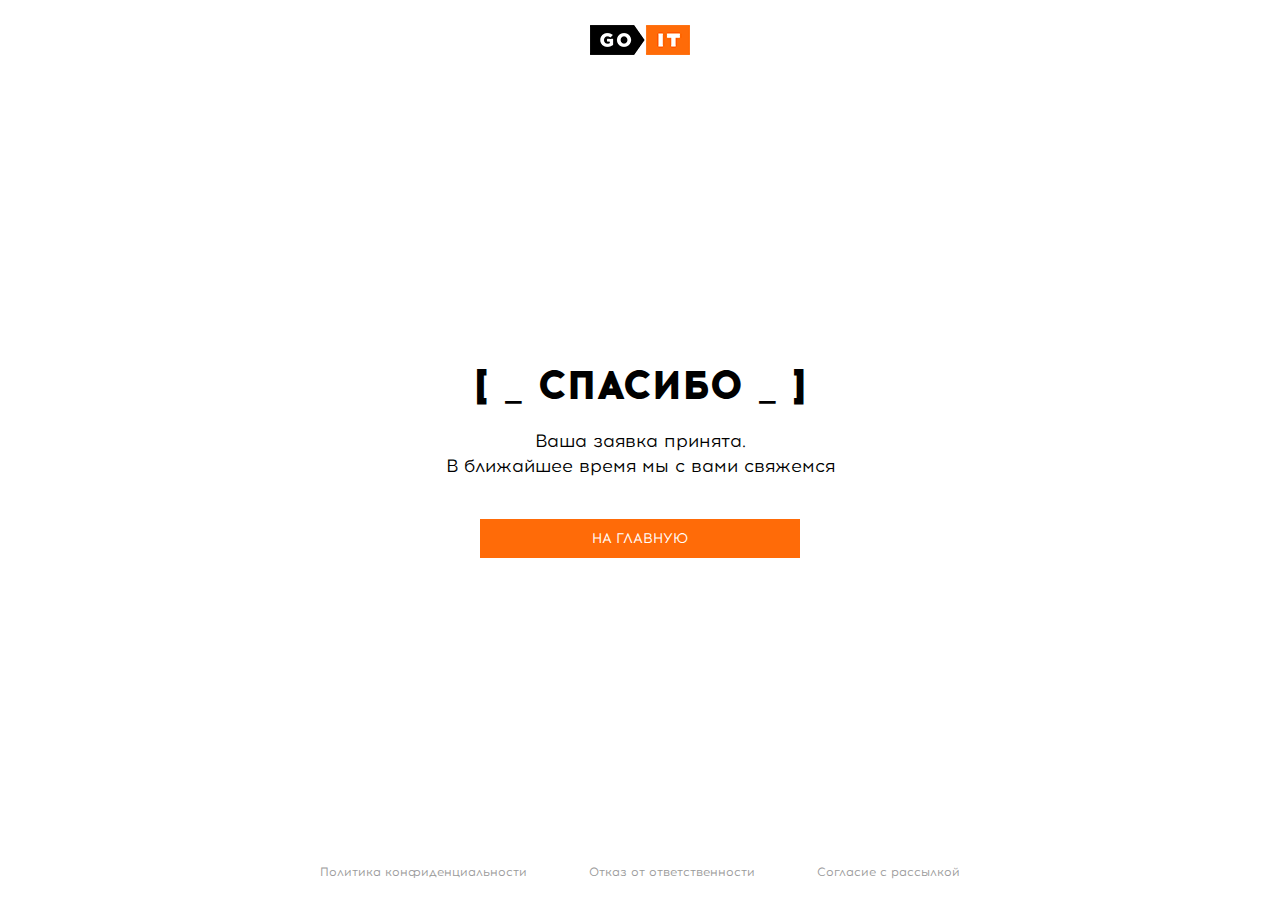
<file: success/success.html>
<!DOCTYPE html>
<html lang="ru">
<head>
    <meta charset="UTF-8">
    <meta name="viewport"
          content="width=device-width, user-scalable=no, initial-scale=1.0, maximum-scale=1.0, minimum-scale=1.0">
    <meta http-equiv="X-UA-Compatible" content="ie=edge">
    <title>Success</title>
    <link rel="stylesheet" href="css/success.css">
</head>
<body>
<div class="wrapper">
    <header class="success-header">
        <div class="success-container">
        <a href="http://fe.new.goit.ua/" target="_blank" class="success-logo"></a>
        </div>
    </header>
    <main class="success-main">
        <div class="success-container">
            <h2 class="success-main__title">[ _ Спасибо _ ]</h2>
            <p class="success-main__text">Ваша заявка принята.</p>
            <p class="success-main__text success-main__text--last">В ближайшее время мы с вами свяжемся</p>
            <a class="success__button" href="../index.html">На главную</a>
        </div>
    </main>
    <footer class="success-footer">
        <div class="success-container">
            <div class="success-links">
                <a href="#" class="success-link">Политика конфиденциальности</a>
                <a href="#" class="success-link">Отказ от ответственности</a>
                <a href="#" class="success-link">Согласие с рассылкой</a>
            </div>
        </div>
    </footer>
</div>
</body>
</html>
</file>
<file: css/style.css>
@font-face {
    font-family: acrom800;
    src: url("../fonts/acrom800.otf");
}

@font-face {
    font-family: AcromExtraBold;
    src: url("../fonts/The Northern Block - Acrom ExtraBold.otf");
}

@font-face {
    font-family: acromlight;
    src: url("../fonts/Acrom Regular.otf");
}

* {
    margin: 0;
    padding: 0;
}

html {
    font-size: 16px;
}

body {
    font-family: acromlight, Tahoma sans-serif;
}

h1, h2 {
    text-transform: uppercase;
}

h1, h2, h3 {
    font-family: AcromExtraBold, Tahoma sans-serif;
}

h2 {
    font-size: 2.5rem;
}

h3 {
    font-size: 1.5rem;
}

.container{
    padding: 0;
}

body {
    font-family: acromlight, Tahoma sans-serif;
}


.header {
    width: 100%;
    background-color: #181c27;
    padding: 25px 0 144px 0;
    position: relative;
}

.header::before {
    position: absolute;
    content: "";
    display: block;
    width: 47%;
    height: 100%;
    background-image: url("../img/computer.png");
    background-position: top center;
    background-repeat: no-repeat;
    background-size: cover;
    top: 0;
    right: 0;
}
.header__row {
    margin-bottom: 70px;
}
.phone-number{
    font-family: acrom800, Tahoma sans-serif;
    text-decoration: none;
    color: white;
    font-size: 0.875rem;
    font-weight: bold;
}

.header__item {
    margin-bottom: 45px;
}

.header__item--third {
    margin-bottom: 0;
}

.header__item:last-child {
    margin-bottom: 0;
}

.header__item.header__item--third .text-white {
    font-family: Acromlight, Tahoma sans-serif;
}

.logo {
    display: block;
    width: 100px;
}

span {
    color: #e3570c;
}

p {
    font-family: acrom800, Tahoma sans-serif;
    font-size: 1.125rem;
    color: #959595;
    font-weight: 100;
    margin-bottom: 24px;
}

.text-white {
    font-family: acrom800, Tahoma sans-serif;
    color: #ffe5e5;
}

.text-orange {
    font-family: acrom800, Tahoma sans-serif;
    color: #e3570c;
    font-size: 1rem;
    font-weight: bold;
}

.text-white-huge {
    font-family: acrom800, Tahoma sans-serif;
    font-size: 2.5rem;
    color: #fff;
    font-weight: bold;
}

.text-white-huge--paragraph {
    font-size: 1.875rem;
    color: #fff;
}

.wrapper-second {
    margin-bottom: 20px;
}

.text-white-smaller {
    font-family: acrom800, Tahoma sans-serif;
    font-size: 1.875rem;
    color: #fff;
    font-weight: bold;
}

span.bgc-white {
    padding: 2px;
    line-height: 2.2;
    font-family: Acromlight, Tahoma sans-serif;
    color: #000;
    background-color: #fff;
    font-size: 1.125rem;

}

div.header__item>div.button-head {
    margin-top: 58px;
}

.button-head {
    padding: 20px 47px;
    background-color: #ff6b08;
    border: none;
    color: #fff;
    font-family: acrom800, Tahoma sans-serif;
}


.button-link {
    margin-top: 54px;
}


.button-link:hover {
    text-decoration: none;
    color: white;
    cursor: pointer;
}

.button-head:hover {
    background-color: #e3570c;
    cursor: pointer;
}

.button-link:focus, .button-head:focus {
    outline: none;
}

.wrapper-main {
    padding-top: 100px;
}

.first-section__one {
    /*margin-top: 260px;*/
    padding-bottom: 84px;
}

.text-black-huge {
    font-family: acrom800, Tahoma sans-serif;
    font-size: 2.5rem;
    color: #000;
    font-weight: bold;
}

.text-black {
    font-family: acrom800, Tahoma sans-serif;
    font-weight: bold;
    color: #000;
    font-size: 1.5rem;
}

.text-black-smaller{
    font-family: acrom800, Tahoma sans-serif;
    font-size: 1.5rem;
    font-weight: bold;
    color: #000;
}

.text-white__small{
    font-family: acrom800, Tahoma sans-serif;
    font-weight: bold;
    color: #fff;
    font-size: 1rem;
    margin-bottom: 0;
}

.list-left>li, ul.list li {
    font-family: acromlight, Tahoma sans-serif;
    list-style: square;
    font-size: 1.125rem;
    color: #000;
    margin-bottom: 34px;
}

.second-section-header ul.list li {
    color: #e0e0e0;
}

.list-left>li, .list-right>li {
    list-style: none;
}

.list-left>li::before {
    content: "\25a0";
    color: black;
    position: absolute;
    left: -5%;
}

.list-left {
    margin-left: 22px;
}

.list-right>li {
    font-family: acromlight, Tahoma sans-serif;
    font-size: 1.125rem;
    color: #000;
    margin-bottom: 34px;
}

.list-right>li::before {
    content: "\25a0";
    color: black;
    position: absolute;
    left: -5%;
}

.list-right {
    margin-left: 22px;
}

.bgc-black {
    font-family: acrom800, Tahoma sans-serif;
    margin-top: 86px;
    background-color: #000;
    color: #fff;
    font-size: 1.125rem;
    padding: 0 7px;
}

.bgc-area {
    font-family: acrom800, Tahoma sans-serif;
    margin-top: 86px;
}

.text-main__black {
    font-family: acrom800, Tahoma sans-serif;
    color: #000;
    font-size: 1.5rem;
    font-weight: bold;
    line-height: 30px;
}

.text-main__orange {
    font-family: acrom800, Tahoma sans-serif;
    color: #ff6b08;
    font-size: 1.9rem;
    font-weight: bold;
}


.text-go {
    padding-top: 90px;
    background: url("../img/GO.png") no-repeat;
    background-position: top left;
}

.list-second {
    counter-reset: section;
    display: flex;
    flex-wrap: wrap;
    flex-direction: column;
    height: 400px;
    margin-top: 58px;
}

.list-second>li {
    position: relative;
    font-family: acromlight, Tahoma sans-serif;
    font-size: 1.125rem;
    margin-bottom: 58px;
    list-style: none;
    color: #000;
}

.list-second>li:before {
    content: "\25fc" "0" counter(section);
    counter-increment: section;
    position: absolute;
    top: -27px;
    left: 0;
    font-size: 0.875rem;
    font-family: acrom800, Tahoma sans-serif;
    color: black;
}

ul.list.list-left li span {
    color: #000;
}

.list-second>li:nth-child(2) {
    margin-bottom: 0;
}

.list-second>li:nth-child(5) {
    margin-bottom: 0;
}

.text-black-middle {
    font-size: 2.25rem;
    font-family: acrom800, Tahoma sans-serif;
}

.wrapper-main__fifth {
    margin-top: 136px;
    margin-bottom: 170px;
}

.text-orange-middle {
    color: #ff6b08;
}

.text-small-silver {
    font-size: 1.125rem;
    color: #6b6f7a;
    font-family: acromlight, Tahoma sans-serif;
}

.wrapper-main__sixth {
    margin-bottom: 108px;
}

.text-middle__smaller {
    font-size: 1.875rem;
    font-family: AcromExtraBold, Tahoma sans-serif;
    padding-top: 40px;

}

.text-small-silver__margin {
    margin-top: 28px;
}

.bgc-area-align {
    text-align: center;
}

.bgc-black__lighter {
    font-family: acromlight, Tahoma sans-serif;
    line-height: 35px;
}

.wrapper-main__seventh {
    margin-bottom: 100px;
}

.wrapper-main__eigth {
    margin-bottom: 100px;
}

.butt-one {
    position: static;
}

.text-black-timer {
    font-size: 2.25rem;
    font-family: AcromExtraBold, Tahoma sans-serif;
    color: black;
    margin-bottom: 10px;
    margin-top: -22px;
    width: 78%;
}

.timer-top {
    display: flex;
    flex-wrap: nowrap;
    flex-direction: row;
    justify-content: space-around;
    margin-top: -28px;
    width: 78%;
}

.timer-top>.text-small-silver {
    margin-bottom: 10px;
}

.timer-top p {
    font-size: 0.875rem;
    width: 45px;
    text-align: center;
}

.timer-top .day {
    text-align: left;
    padding-left: 5px;
}

.timer-top .seconds {
    text-align: right;
}

.timer-value > p {
    display: flex;
    justify-content: space-around;
}

.timer-value span {
    color: #000000;
    width: 50px;
    text-align: center;
}

.img-right {
    top: 41%;
    left: 16%;
}

.wrapper-main__eigth {
    margin-bottom: 172px;
}

.wrapper-main__ninth {
    margin-bottom: 180px;
}

.second-section-header, .third-section-header {
    background: url('../img/second-section-header.jpg')
}



ul.list {
    margin: 60px 0;
}

ul.list li {
    list-style: none;
    display: flex;
    padding-right: 40px;
    margin-bottom: 25px;
}

ul.list li:before {
    content: "\25fc";
    margin-right: 15px;
    display: inline-block;
    position: relative;
    font-size: 0.7rem;
    font-family: acrom800, Tahoma sans-serif;
    color: #000;
}

ul.list--counter-top, ul.list--counter-left {
    counter-reset: count;
}

ul.list--counter-top li {
    display: inline-block;
    position: relative;
}

ul.list--counter-left li:before {
    padding-top: 5px;
    content: "\25fc \ 0" counter(count);
    counter-increment: count;
    text-align: right;
    max-width: 20px;
    line-height: 14px;
}

ul.list--counter-top li:before {
    content: "\25fc   0" counter(count);
    counter-increment: count;
    position: relative;
    width: 100%;
    color: #959595;
    font-size: 0.875rem;
    font-family: AcromExtraBold, Tahoma sans-serif;
}
ul.list.list-left li:nth-child(even) {
    padding-left: 15px;
}

.column-right {
    padding: 0 100px;
}

.second-section-wrapper {
    padding: 150px 0;
}

.second-section ul.list li {
    margin-bottom: 25px;
    color: #959595;
    position: relative;
}

.second-section-header ul.list li:before {
    color: #e0e0e0;
}

.second-section-header .column-left {
    padding-top: 150px;
    padding-right: 120px;
}

.second-section-header .column-right {
    background: url(../img/Plashka.jpg);
    background-repeat: no-repeat;
    background-size: cover;
    padding: 270px 100px 0;
    height: 100%;
}

.second-section_firstrow {
    background-image: url('../img/go_it_2.png');
    background-repeat: no-repeat;
}

section.header.third-section h2 {
    font-size: 4.5rem;
    margin-top: 150px;
    margin-bottom: 90px;
}

p.text-subscribe {
    text-align: right;
    color: #000;
    font-size: 1.5rem;
}

.img-svg {
    position: absolute;
    top: 61%;
    left: -28%;
    width: 54px;
    height: 21px;
}

.img-right {
    top: 41%;
    left: 16%;
}

.text-small-silver {
    font-family: acromlight, Tahoma sans-serif;
}

.number-1 {
    display: flex;
    justify-content: flex-start;
    background: url("../img/Img_3.png") no-repeat;
    background-position: 572px 20px;
    padding-left: 0;
    padding-top: 60px;
    padding-bottom: 100px;
    padding-right: 400px;
}

.first-section__four {
    padding-top: 50px;
    padding-bottom: 50px;
}

.text-last {
    padding-top: 100px;
    padding-bottom: 20px;
}


.go-background:before {
    content: '';
    position: absolute;
    top: -85%;
    right: 0;
    min-width: 257px;
    min-height: 508px;
    background: url(../img/GO2.png);
    
}

.third-section-header p.choise-text {
    padding-bottom: 15px;
    display: block;
    position: relative;
    font-size: 1.5rem;
    text-align: left;
    color: #ff6b08 !important;
    margin: 0;
    line-height: 1.5rem;
}

body .modal {
    padding: 47px 100px !important;
}

/* .choise-text:before {
    content: '';
    display: block;
    min-width: 50px;
    min-height: 5px;
    position: absolute;
    bottom: 0;
    left: 70px;
    background-image: url(../img/shape.png);
    background-repeat: no-repeat;
} */

.second-section-wrapper .button-head {
    margin-top: 15px;
}

section.second-section-wrapper.second-section-wrapper--second .column-right {
    padding-right: 0;
}

.second-section-header .button-head,
.second-section-wrapper .button-head,
.third-section-header .button-head {
    padding: 20px 40px;
    width: 100%;
}

.second-section-wrapper .row-delimiter h3 {
    display: inline-block;
    position: relative;
}

.second-section-wrapper .row-delimiter h3:after {
    content: '';
    min-width: 50px;
    min-height: 15px;
    display: block;
    position: absolute;
    top: 50%;
    right: -55px;
    background-image: url(../img/arrow.png);
    background-repeat: no-repeat;
    transform: translate(0, -50%);
}

.timer-value.bottom:after {
    content: '';
    min-width: 50px;
    min-height: 15px;
    display: block;
    position: absolute;
    top: 41%;
    right: -15px;
    background-image: url(../img/arrow.png);
    background-repeat: no-repeat;
    transform: translate(0, 0);
}

.choise-wrapper {
    padding-top: 70px;
    padding-bottom: 90px;
}

.choise-wrapper.right {
    padding-top: 45px;
}

.logo-bottom {
    margin-bottom: 20px;
}

.footer {
    background-color: #121212;
}

.footer-links {
    display: flex;
    justify-content: space-between;
    margin: 15px 0;
    font-family: acromlight, sans-serif;
    font-weight: 300;
    line-height: 1;
    vertical-align: middle;
    list-style: none;
    font-size: 0.75rem;
    color: #999;
}

/*.footer-links a {*/
    /*font-size: 0.75rem;*/
    /*color: #999;*/
/*}*/

.footer-links li:hover {
    text-decoration: none;
    color: #fff;
} 

section.third-section.third-section-header h2.text-white-huge {
    font-size: 5.5rem;
    font-family: AcromExtraBold, Tahoma sans-serif;
    padding-top: 80px;
    padding-bottom: 80px;
}

section.third-section.third-section-header h3.text-white{
    font-size: 1.875rem;
    font-family: AcromExtraBold, Tahoma sans-serif;
}

ul.list.list-left {
    display: flex;
    flex-wrap: wrap;
}

.second-section_firstrow ul.list-left li {
    width: 50%;
}

.second-section-wrapper--first {
    padding-bottom: 0;
}

.modal {
    position: fixed;
    z-index: 1050;
    display: none;
    /*overflow: hidden !important;*/
    outline: 0;
    opacity: 0;
    background-color: #fff;
    text-align: center;
    top: 50%;
    left: 50%;
    width: 55%;
    min-width: 300px;
    height: 100%;
    -webkit-backface-visibility: hidden;
    backface-visibility: hidden;
    transform: translateX(-50%) translateY(-50%);
    transition: all .8s;
    padding: 60px;
}
.show {
    opacity: 1;
}
.rezart-logo {
    height: 100%;
    display: flex;
    justify-content: flex-end;
    align-items: center;
}

span.present-ico {
    display: inline-block;
    width: 70px;
    height: 70px;
    background-image: url(../img/bonus.png);
    background-repeat: no-repeat;
}

.third-section-header p:not(.text-white-timer) {
    color: #e0e0e0;
    font-family: acromlight, Tahoma sans-serif;
}

.third-section-header .timer-top.timer-bottom {
    margin-top: 0;
    max-width: 400px;
}

.timer-value.bottom {
    max-width: 400px;
}

.section-unique {
    margin-bottom: 80px;
}


b {
    font-weight: 900;
    font-family: AcromExtraBold, sans-serif;
}

.text-middle__area {
    margin-bottom: 40px;
}

.header__item>.timer-bottom>p {
    margin-top: 0;
    color: #fff;
    
}

.header__item>div.timer-bottom {
    margin-top: -10px;
    margin-bottom: 34px;
}

.text-white-timer {
    font-size: 2.25rem;
    font-family: AcromExtraBold, Tahoma sans-serif;
    color: white;
    margin-bottom: 0;
    margin-top: 0;
}

.timer-bottom {
    width: 100%;
}

.text-white-timer>span {
    color: white;
}

.text-black-smaller__margin {
    margin-left: 25px;
}

img.arrow-down {
    position: absolute;
    top: 43%;
    right: 0;
}

.text-white-huge__margin {
    margin-bottom: 32px;
}

.button-head__margin {
    margin-top: 50px;
}

.text-color-unique {
    color: #e0e0e0;
}

.header-cenetered {
    text-align: center;
}

.repeta-foto {
    max-height: 350px;
    margin: 0 auto;
    position: relative;
    display: block;
}

.foto-wrap {
    position: relative;
    padding-top: 65px;
}

.header-cenetered h3 {
    color: #ff6b08;
}

@media all and (min-width: 769px) and (max-width: 960px){

    .second-section-header .column-right {
        padding: 70px 100px;

    }

    .second-section-header .column-right .button-wrapper,
    .second-section-wrapper .column-right .button-wrapper,
    .third-section .column-right .button-wrapper{
        text-align: center;
    }

    .choise-wrapper {
        padding-bottom: 40px;
    }

    .choise-text:after, .second-section-wrapper .row-delimiter h3:after {
        content: '';
        min-width: 50px;
        min-height: 15px;
        display: block;
        position: absolute;
        top: unset;
        right: unset;
        bottom: -70px;
        left: 50%;
        background-image: url(../img/arrow.png);
        background-repeat: no-repeat;
        transform: translate(0, -50%);
        transform: rotate(90deg);
    }

    .second-section-wrapper .row-delimiter h3:after {
        display: none;
    }

    .third-section-header .col-md-6 .column-right {
        text-align: left;
        padding: 0 15px;
    }

    .first-order {
        order: 2;
    }

    .second-order {
        order: 1;
        margin-bottom: 20px;
    }
    .wasserman {
        text-align: center;
    }
}

@media all and (max-width: 768px){

    .modal {
        width: 100%;
    }

    .header {
        padding-bottom: 0;
    }

    .wrapper-main {
        padding-top: 0;
    }

    .butt {
        justify-content: center;
    }

    .section-unique {
        margin-bottom: 0;
    }

    .bgc-area {
        margin-top: 0;
        margin-bottom: 20px;
    }

    .text-black-timer {
        width: 100%;
    }

    .timer-top {
        width: 100%;
    }

    .bgc-area-align span.bgc-black.bgc-black__lighter {
        font-size: 0.8rem;
    }

    .bgc-area-align {
        margin-top: 36px;
    }

    .number-1 {
        /*padding-left: 0;*/
        padding: 50px 0;
    }

    .text-black-middle {
        font-size: 2.2rem;
        text-align: center;
    }

    .text-black-huge {
        font-size: 2.3rem;
    }
    .text-black {
        font-size: 1.3rem;
    }

    div.wasserman > p.text-small-silver {
        font-size: 0.9rem;
    }
    .list-second>li {
        font-size: 0.925rem;
    }

    .button-link {
        margin-top: 88px;
    }

    .list-second>li {
        font-size: 0.925rem;
    }

    .column-right, .wrapper-main__first .button-wrapper {
        text-align: center;
    }

    .wrapper-main__first .img-svg.img-right {
        transform: rotate(90deg);
    }

    .text-white-huge {
        font-size: 2.3rem;
    }

    .second-section-header .list--counter-top {
        text-align: left;
    }

    .second-section-header .column-right {
        padding: 70px 100px;

    }

    .second-section-header .column-right .text-white-huge--paragraph {
        text-align: left;
    }

    .second-section-header .column-left {
        padding-right: 0;
    }

    .choise-wrapper {
        padding-bottom: 40px;
        text-align: center;
    }

    .timer-value.bottom:after, .second-section-wrapper .row-delimiter h3:after {
        content: '';
        min-width: 50px;
        min-height: 15px;
        display: block;
        position: absolute;
        top: unset;
        right: unset;
        bottom: -70px;
        left: 50%;
        background-image: url(../img/arrow.png);
        background-repeat: no-repeat;
        transform: translate(-50%, -50%) rotate(90deg);
     }

    .choise-text:after {
        display: none;
    }

    .third-section-header .col-md-6 .column-right {
        text-align: left;
        padding: 0 15px;
    }

    .second-section-wrapper {
        padding: 50px 10px !important;
    }

    .first-order {
        order: 2;
    }

    .second-order {
        order: 1;
        margin-bottom: 20px;
    }

    .wasserman {
        text-align: center;
    }
    
    section.second-section-wrapper.second-section-wrapper--second .column-right {
        padding: 0 100px;
    }

    .timer-value.bottom, .third-section-header .timer-top.timer-bottom {
        position: relative;
        margin: 0 auto;
    }
}

@media all and (max-width: 480px){

    body .modal {
        padding: 15px !important;
    }

     .modal {
        width: 100%;
    }

    .number-1 {
        padding-left: 0;
    }

    h3.text-black-huge,
    .text-black-middle {
        font-size: 2rem;
    }

    button.button-head {
        font-size: .8rem;
    }

    ul.footer-links {
        flex-wrap: wrap;
    }

    .wrapper-main {
        padding-top: 0;
    }

    .number-1 {
        padding-right: 0;
    }

    .img-svg-hidden {
        display: none;
    }

    .button-link {
        margin-top: 0px;
    }

    header, footer, section {
        padding: 0 10px !important;
    }

    header {
        padding-top: 25px !important;
    }

    .second-section_firstrow ul.list-left li {
        width: 100%;
    }

    ul.list.list-left li:nth-child(even) {
        padding: 0;
    }

    .column-right,
    .third-section-header .col-md-6 .column-right,
    section.second-section-wrapper.second-section-wrapper--second .column-right
    {
        padding: 0;
    }

    .second-section-header .column-right {
        padding: 70px 0;
    }

    .list-second {
        height: auto;
    }

    .list-second br {
        display: none;
    }

    .list-second>li:nth-child(2) {
        margin-bottom: 58px;
    }

    .timer-top {
        margin-top: 20px;
    }

    .first-section__four .button-wrapper, .first-section__one .button-wrapper {
        text-align: center;
    }

    .first-section__two {
        padding-top: 50px !important;
    }

    .second-section-header .column-right .text-white-huge--paragraph {
        text-align: center;
    }
}

.butt {
    margin-top: 20px;
}

.modal-head h4 {
    color: #000;
    font-family: AcromExtraBold,sans-serif;
    font-size: 30px;
    font-weight: 700;
    line-height: 42px;
    text-transform: uppercase;
}

.modal-head {
    text-align: center;
}

body .modal-head h4 {
    font-size: 20px;
    margin-top: 30px;
    margin-bottom: 10px;
}

.modal-content {
    border: none;
    text-align: justify;

}

.modal-content p {
    font-family: acromlight, sans-serif;
    font-size: 1rem;
}

.enrollment-form.modal-form {
    background-color: transparent;
    padding: 0;
    min-height: 100%;
    margin-top: 20px;
    box-shadow: 0 22px 43px transparent;
}

.enrollment-form label {
    opacity: .36;
    position: relative;
    color: #fff;
    font-family: AcromExtraBold, sans-serif;
    font-size: 12px;
    font-weight: 700;
    line-height: 18px;
    display: block;
    width: 100%;
    margin-bottom: 40px;
    text-align: left;
}

.enrollment-form label input, .enrollment-form label select {
    color: #fff;
    font-family: acromlight, sans-serif;
    font-size: 14px;
    font-weight: 400;
    line-height: 18px;
    border: 0;
    border-bottom: 1px solid #6b6f7a;
    padding: 11px 1px;
    background-color: transparent;
    display: block;
    width: 100%;
}

.enrollment-form.modal-form input, .enrollment-form.modal-form select {
    color: #000;
    border-bottom: 1px solid #000;
    background-color: transparent;
}

.enrollment-form.modal-form label {
    opacity: 1;
    color: #000;
    margin-bottom: 20px;
}

.popup__close {
    width: 21px;
    height: 19px;
    background: url(../img/close.png) no-repeat;
    position: absolute;
    right: 30px;
    top: 30px;
    cursor: pointer;
    opacity: .5;
    font-size: 30px;
}

.enrollment-form.modal-form button {
    text-align: center;
    display: block;
    margin: 0 auto;
    width: 100%;
}

.registration-btn {
    background-color: #ff6b08;
    padding: 17px 25px 15px;
    -moz-transition: all .5s ease-out;
    -o-transition: all .5s ease-out;
    -webkit-transition: all .5s ease-out;
    color: #fff;
    font-family: acromlight, sans-serif;
    font-size: 11px;
    font-weight: 700;
    line-height: 18px;
    text-transform: uppercase;
    cursor: pointer;
    border: 0;
}

.enrollment-form.modal-form input:focus {
    outline: none;
}

.modal-bottom {
    overflow: scroll;
}

.footer-list li {
    color: #65666a;
    font-family: acromlight, sans-serif;
    font-size: 14px;
    font-weight: 300;
    line-height: 1;
    display: inline-block;
    vertical-align: middle;
    margin: 0 5px;
}
.modal-btn {
    cursor: pointer;
}

.modal.large {
    max-width: 680px;
    max-height: 550px;
    overflow-y: scroll;
    padding: 20px;
}

.text-inline {
    display: inline;
}

.plus-big {
    font-size: 4.5rem;
    color: white;
}

@media all and (max-width: 320px){

    #myProgress {
        margin-top: 34px;
    }

    #modal_4 p input {
        width: 275px !important;
    }

    .modal {
        width: 100%;
    }

    body .modal {
        padding: 10px !important;
    }

    button.button-head,
    .second-section-header .button-head,
    .second-section-wrapper .button-head,
    .third-section-header .button-head {
        padding: 20px;
    }

    .img-line {
        margin-left: 0;
    }

    section.third-section.third-section-header h3.text-white {
        font-size: 1.5rem;
    }

    section.third-section.third-section-header h2.text-white-huge {
        font-size: 4rem;
        text-align: center;
    }

    .list-left>li::before {
        left: 0;
    }

    .list-right>li::before {
        left: 0;
    }

    .header::before {
        left: 0;
    }

    .wrapper-main__first .img-svg.img-right {
        display: none;
    }

    .bgc-area {
        text-align: center;
    }

    .text-main__area {
        text-align: center;
    }

    .text-last {
        text-align: center;
    }
    .text-middle__area {
        text-align: center;
    }

    .wasserman {
        text-align: center;
    }

    .text-go {
        text-align: center;
    }

    .text-second-section_firstrow {
        text-align: center;
    }

    .header__item {
        text-align: center;
    }

    .second-section-header .column-right .text-white-huge--paragraph {
        text-align: center;
    }
}

@media all and (max-width: 1024px) and (min-width: 960px) {
    .column-right {
        padding: 0 74px;
    }

    .second-section-wrapper .button-head {
        margin-top: 30px;
    }

    .second-section-header .column-right {
        padding: 270px 74px 0;
    }


    .offset-lg-3 {
        margin-left: 20%;
    }
}

.img-center {
    display: block;
    margin: auto;
}

@media all and (min-width: 1024px) {

    .img-wasserman {
        margin: 0;
        margin-left: auto;
    }
}

@media all and (max-width: 1024px){
    .modal {
        width: 90%;
    }
}

.text-align-center {
    text-align: center;
}

.text-black-add {
    color: #000;
}

#myProgress {
    position: relative;
    background-color: #f2f2f2;
    margin-bottom: 34px;
}

#all {
    font-size: 1rem;
    font-weight: 500;
    position: absolute;
    top: 50%;
    left: 50%;
    -webkit-transform: translate(-50%,-50%);
    -ms-transform: translate(-50%,-50%);
    transform: translate(-50%,-50%);
    font-style: normal;
}

#myBar {
    height: 30px;
    background-image: -webkit-linear-gradient(90deg,#029e52 0,#00bc61 100%);
}

#modal_4 h4 {
    font-size: 14px;
    font-weight: 500;
    color: #9b9b9b;
    line-height: 1.2;
    margin-bottom: 50px;
}

#modal_4 p {
    font-size: 1.25rem;
    font-weight: 500;
    color: #000;
    line-height: 30px;
    text-align: left;
    margin-bottom: 0;
}

#modal_4 p input {
    -webkit-appearance: none;
    -moz-appearance: none;
    appearance: none;
    border: 0;
    width: 300px;
    border-bottom: 2px solid #ff6b08;
    outline: 0;
    font-size: 20px;
    font-family: batman;
    font-weight: 500;
    padding-left: 6px;
    margin-bottom: 0;
}

.submit-wrap {
    text-align: center;
    padding-top: 90px;
}

.submit-wrap button {
    height: 80px;
    -webkit-appearance: none;
    -moz-appearance: none;
    appearance: none;
    border: 0;
    width: 450px;
    max-width: 100%;
    font-size: 16px;
    text-transform: uppercase;
    font-weight: 500;
    font-family: batman;
    letter-spacing: .025em;
    background-color: #ff6b08;
    color: #fff;
    font-family: acrom800, Tahoma sans-serif;
}

#modal_4 .info {
    font-size: 1rem;
    color: #9b9b9b;
    padding: 28px 0 40px;
    text-align: center;
}

button.mfp-close {
    overflow: visible;
    cursor: pointer;
    background: 0 0;
    border: 0;
    -webkit-appearance: none;
    display: block;
    outline: 0;
    padding: 0;
    z-index: 1046;
    -webkit-box-shadow: none;
    box-shadow: none;
    -ms-touch-action: manipulation;
    touch-action: manipulation;
}

.mfp-close-btn-in .mfp-close {
    color: #333;
}

.mfp-close {
    opacity: 1;
    font-weight: 700;
    right: -5px;
    top: -5px;
    font-size: 38px;
}

.mfp-close {
    width: 44px;
    height: 44px;
    line-height: 44px;
    position: absolute;
    right: 0;
    top: 0;
    text-decoration: none;
    text-align: center;
    opacity: .65;
    padding: 0 0 18px 10px;
    color: #000;
    font-style: normal;
    font-size: 44px;
    font-family: Arial,Baskerville,monospace;
}

.submit-wrap button:hover {
    cursor: pointer;
}

.column-left>ul.list>li {
    display: block;
}
</file>
<file: success/css/success.css>
@font-face {
    font-family: acrom800;
    src: url("../../fonts/acrom800.otf");
}

@font-face {
    font-family: AcromExtraBold;
    src: url("../../fonts/The Northern Block - Acrom ExtraBold.otf");
}

@font-face {
    font-family: acromlight;
    src: url("../../fonts/Acrom Regular.otf");
}
* {
    margin: 0;
    padding: 0;
    -webkit-box-sizing: border-box;
    -moz-box-sizing: border-box;
    box-sizing: border-box;
}

.wrapper {
    display: flex;
    flex-wrap: wrap;
    height: 100vh;
    align-content: space-between;
}

.success-container {
    max-width: 40rem;
    margin: auto;
}


.success-header, .success-main, .success-footer {
    flex-basis: 100%;
}

.success-header {
    padding-top: 25px;
}


.success-logo {
    display: block;
    background-image: url(../../img/Logo.png);
    width: 100px;
    height: 30px;
    margin: auto;
}


.success-main {
    text-align: center;
}


.success-main__title {
    text-transform: uppercase;
    font-family: AcromExtraBold, sans-serif;
    font-size: 2.5rem;
    margin-bottom: 20px;
}

.success-main__text {
    font-size: 1.125rem;
    font-family: acromlight, sans-serif;
}
.success-main__text--last {
    margin-bottom: 40px;
}

.success__button {
    padding: 10px 20px;
    background-color: #ff6b08;
    border: none;
    color: #fff;
    text-transform: uppercase;
    text-decoration: none;
    font-size: 0.875rem;
    font-family: acromlight, sans-serif;
    display: block;
    width: 50%;
    margin: auto;
}

.success__button:hover {
    background-color: #e3570c;
}


.success-links {
    display: flex;
    justify-content: space-between;
    padding-bottom: 20px;
}

.success-link {
    text-decoration: none;
    color: #999;
    font-family: acromlight, sans-serif;
    font-size: 0.75rem;
}
</file>
